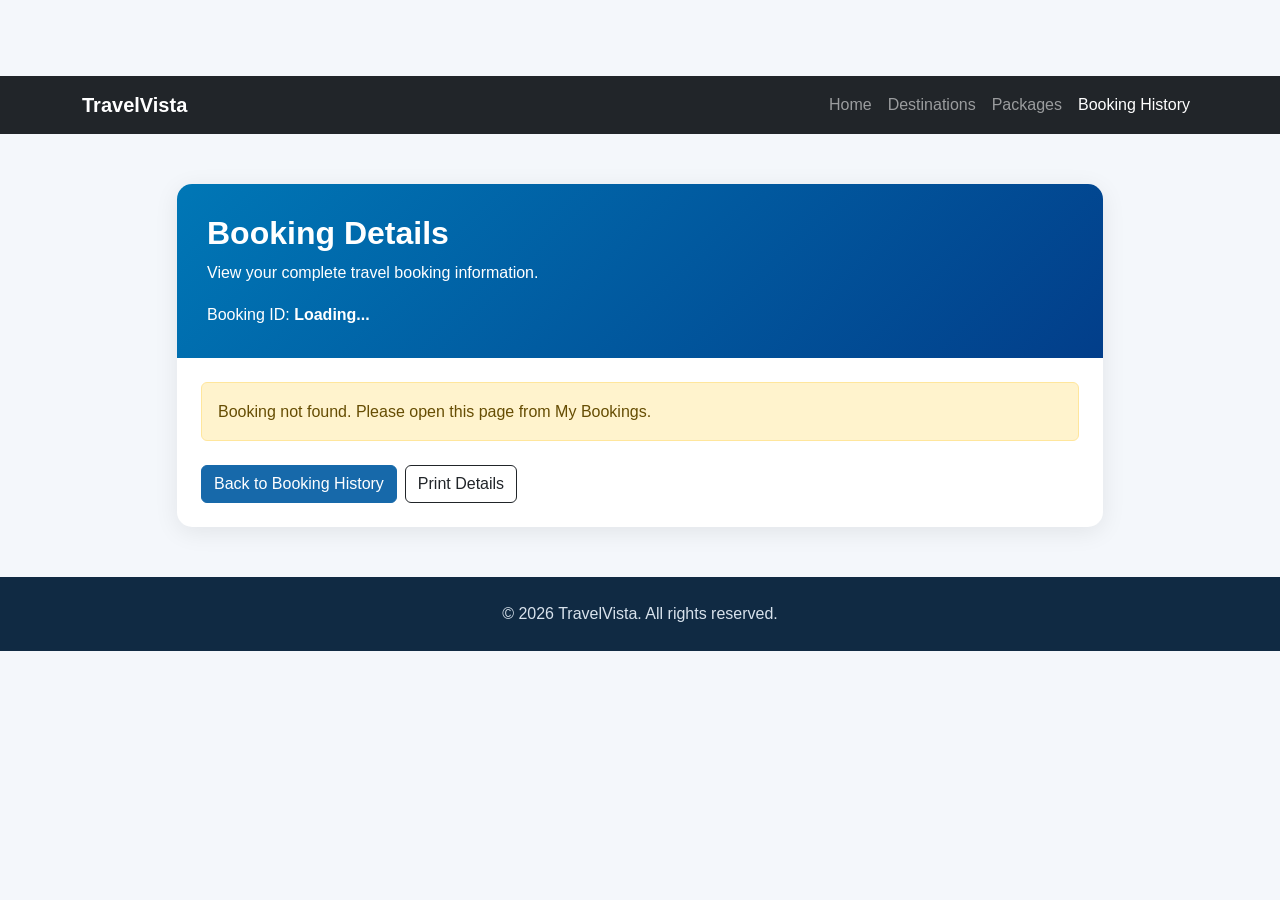
<file: booking-details.html>
<!DOCTYPE html>
<html lang="en">
<head>
    <meta charset="UTF-8">
    <meta name="viewport" content="width=device-width, initial-scale=1.0">

    <title>Booking Details | TravelVista</title>

    <link href="https://cdn.jsdelivr.net/npm/bootstrap@5.3.8/dist/css/bootstrap.min.css"
          rel="stylesheet">

    <link rel="stylesheet" href="css/style.css">

    <style>
        body {
            background: #f4f7fb;
        }

        .details-container {
            max-width: 950px;
            margin: 50px auto;
        }

        .details-header {
            background: linear-gradient(135deg, #0077b6, #023e8a);
            color: white;
            padding: 30px;
            border-radius: 15px 15px 0 0;
        }

        .details-card {
            background: white;
            border-radius: 15px;
            box-shadow: 0 5px 25px rgba(0, 0, 0, 0.08);
        }

        .detail-item {
            padding: 15px;
            border-bottom: 1px solid #eeeeee;
        }

        .detail-label {
            color: #6c757d;
            font-size: 14px;
            display: block;
            margin-bottom: 5px;
        }

        .detail-value {
            color: #212529;
            font-weight: 600;
            overflow-wrap: anywhere;
        }

        .section-title {
            color: #0077b6;
            font-weight: 700;
            margin: 20px 0 10px;
        }

        .refund-box {
            background: #f8f9fa;
            border-radius: 12px;
            padding: 10px;
            margin-top: 10px;
        }

        @media print {

            nav,
            footer,
            .print-buttons {
                display: none !important;
            }

            .details-container {
                margin: 0;
                max-width: 100%;
            }

            .details-card {
                box-shadow: none;
            }
        }
    </style>
</head>

<body>

<!-- ================= NAVBAR ================= -->

<nav class="navbar navbar-expand-lg navbar-dark bg-dark">

    <div class="container">

        <a class="navbar-brand fw-bold" href="index.html">
            TravelVista
        </a>

        <button class="navbar-toggler"
                type="button"
                data-bs-toggle="collapse"
                data-bs-target="#navbarMenu"
                aria-label="Toggle navigation">

            <span class="navbar-toggler-icon"></span>

        </button>

        <div class="collapse navbar-collapse" id="navbarMenu">

            <ul class="navbar-nav ms-auto">

                <li class="nav-item">
                    <a class="nav-link" href="index.html">
                        Home
                    </a>
                </li>

                <li class="nav-item">
                    <a class="nav-link" href="destinations.html">
                        Destinations
                    </a>
                </li>

                <li class="nav-item">
                    <a class="nav-link" href="packages.html">
                        Packages
                    </a>
                </li>

                <li class="nav-item">
                    <a class="nav-link active"
                       href="booking-history.html">
                        Booking History
                    </a>
                </li>

            </ul>

        </div>

    </div>

</nav>


<!-- ================= MAIN ================= -->

<div class="container details-container">

    <div class="details-card">

        <!-- HEADER -->

        <div class="details-header">

            <h2 class="fw-bold">
                Booking Details
            </h2>

            <p class="mb-0">
                View your complete travel booking information.
            </p>

            <div class="mt-3">

                Booking ID:

                <strong id="detailId">
                    Loading...
                </strong>

            </div>

        </div>


        <div class="p-4">

            <!-- MESSAGE -->

            <div id="message"
                 class="alert alert-info">

                Loading booking details...

            </div>


            <!-- BOOKING CONTENT -->

            <div id="bookingContent"
                 style="display: none;">


                <!-- ================= CUSTOMER ================= -->

                <h5 class="section-title">
                    Customer Information
                </h5>

                <div class="row">

                    <div class="col-md-6 detail-item">

                        <span class="detail-label">
                            Full Name
                        </span>

                        <div class="detail-value"
                             id="detailName">
                        </div>

                    </div>


                    <div class="col-md-6 detail-item">

                        <span class="detail-label">
                            Email
                        </span>

                        <div class="detail-value"
                             id="detailEmail">
                        </div>

                    </div>


                    <div class="col-md-6 detail-item">

                        <span class="detail-label">
                            Mobile
                        </span>

                        <div class="detail-value"
                             id="detailMobile">
                        </div>

                    </div>


                    <div class="col-md-6 detail-item">

                        <span class="detail-label">
                            Number of Travellers
                        </span>

                        <div class="detail-value"
                             id="detailPersons">
                        </div>

                    </div>

                </div>


                <!-- ================= TRAVEL ================= -->

                <h5 class="section-title">
                    Travel Information
                </h5>

                <div class="row">

                    <div class="col-md-6 detail-item">

                        <span class="detail-label">
                            Destination
                        </span>

                        <div class="detail-value"
                             id="detailDestination">
                        </div>

                    </div>


                    <div class="col-md-6 detail-item">

                        <span class="detail-label">
                            Place
                        </span>

                        <div class="detail-value"
                             id="detailPlace">
                        </div>

                    </div>


                    <div class="col-md-6 detail-item">

                        <span class="detail-label">
                            Package
                        </span>

                        <div class="detail-value"
                             id="detailPackage">
                        </div>

                    </div>


                    <div class="col-md-6 detail-item">

                        <span class="detail-label">
                            Travel Date
                        </span>

                        <div class="detail-value"
                             id="detailDate">
                        </div>

                    </div>


                    <div class="col-md-6 detail-item">

                        <span class="detail-label">
                            Transport
                        </span>

                        <div class="detail-value"
                             id="detailTransport">
                        </div>

                    </div>


                    <div class="col-md-6 detail-item">

                        <span class="detail-label">
                            Special Request
                        </span>

                        <div class="detail-value"
                             id="detailRequest">
                        </div>

                    </div>

                </div>


                <!-- ================= PAYMENT ================= -->

                <h5 class="section-title">
                    Payment Information
                </h5>

                <div class="row">

                    <div class="col-md-6 detail-item">

                        <span class="detail-label">
                            Price Per Person
                        </span>

                        <div class="detail-value"
                             id="detailPrice">
                        </div>

                    </div>


                    <div class="col-md-6 detail-item">

                        <span class="detail-label">
                            Total Amount
                        </span>

                        <div class="detail-value text-success"
                             id="detailTotal">
                        </div>

                    </div>


                    <div class="col-md-6 detail-item">

                        <span class="detail-label">
                            Payment Method
                        </span>

                        <div class="detail-value"
                             id="detailMethod">
                        </div>

                    </div>


                    <div class="col-md-6 detail-item">

                        <span class="detail-label">
                            Payment Status
                        </span>

                        <div class="detail-value"
                             id="detailPaymentStatus">
                        </div>

                    </div>


                    <div class="col-md-6 detail-item">

                        <span class="detail-label">
                            Booking Status
                        </span>

                        <div class="detail-value"
                             id="detailBookingStatus">
                        </div>

                    </div>


                    <div class="col-md-6 detail-item">

                        <span class="detail-label">
                            Booked On
                        </span>

                        <div class="detail-value"
                             id="detailBookedAt">
                        </div>

                    </div>

                </div>


                <!-- ================= CANCELLATION & REFUND ================= -->

                <h5 class="section-title">
                    Cancellation & Refund Information
                </h5>

                <div class="refund-box">

                    <div class="row">


                        <!-- Cancellation Charge -->

                        <div class="col-md-6 detail-item">

                            <span class="detail-label">
                                Cancellation Charge
                            </span>

                            <div class="detail-value text-danger"
                                 id="detailCancellationCharge">

                                -

                            </div>

                        </div>


                        <!-- Refund Amount -->

                        <div class="col-md-6 detail-item">

                            <span class="detail-label">
                                Refund Amount
                            </span>

                            <div class="detail-value text-success"
                                 id="detailRefundAmount">

                                -

                            </div>

                        </div>


                        <!-- Refund Status -->

                        <div class="col-md-6 detail-item">

                            <span class="detail-label">
                                Refund Status
                            </span>

                            <div class="detail-value"
                                 id="detailRefundStatus">

                                -

                            </div>

                        </div>


                        <!-- Cancelled On -->

                        <div class="col-md-6 detail-item">

                            <span class="detail-label">
                                Cancelled On
                            </span>

                            <div class="detail-value"
                                 id="detailCancelledAt">

                                -

                            </div>

                        </div>

                    </div>

                </div>

            </div>


            <!-- ================= BUTTONS ================= -->

            <div class="d-flex flex-wrap gap-2 mt-4 print-buttons">

                <a href="booking-history.html"
                   class="btn btn-primary">

                    Back to Booking History

                </a>


                <button onclick="window.print()"
                        class="btn btn-outline-dark">

                    Print Details

                </button>

            </div>

        </div>

    </div>

</div>


<!-- ================= FOOTER ================= -->

<footer class="text-center py-4 text-muted">

    <p class="mb-0">
        &copy; 2026 TravelVista. All rights reserved.
    </p>

</footer>


<!-- ================= SCRIPTS ================= -->

<script src="https://cdn.jsdelivr.net/npm/bootstrap@5.3.8/dist/js/bootstrap.bundle.min.js">
</script>

<script src="js/booking-details.js">
</script>

</body>
</html>
</file>
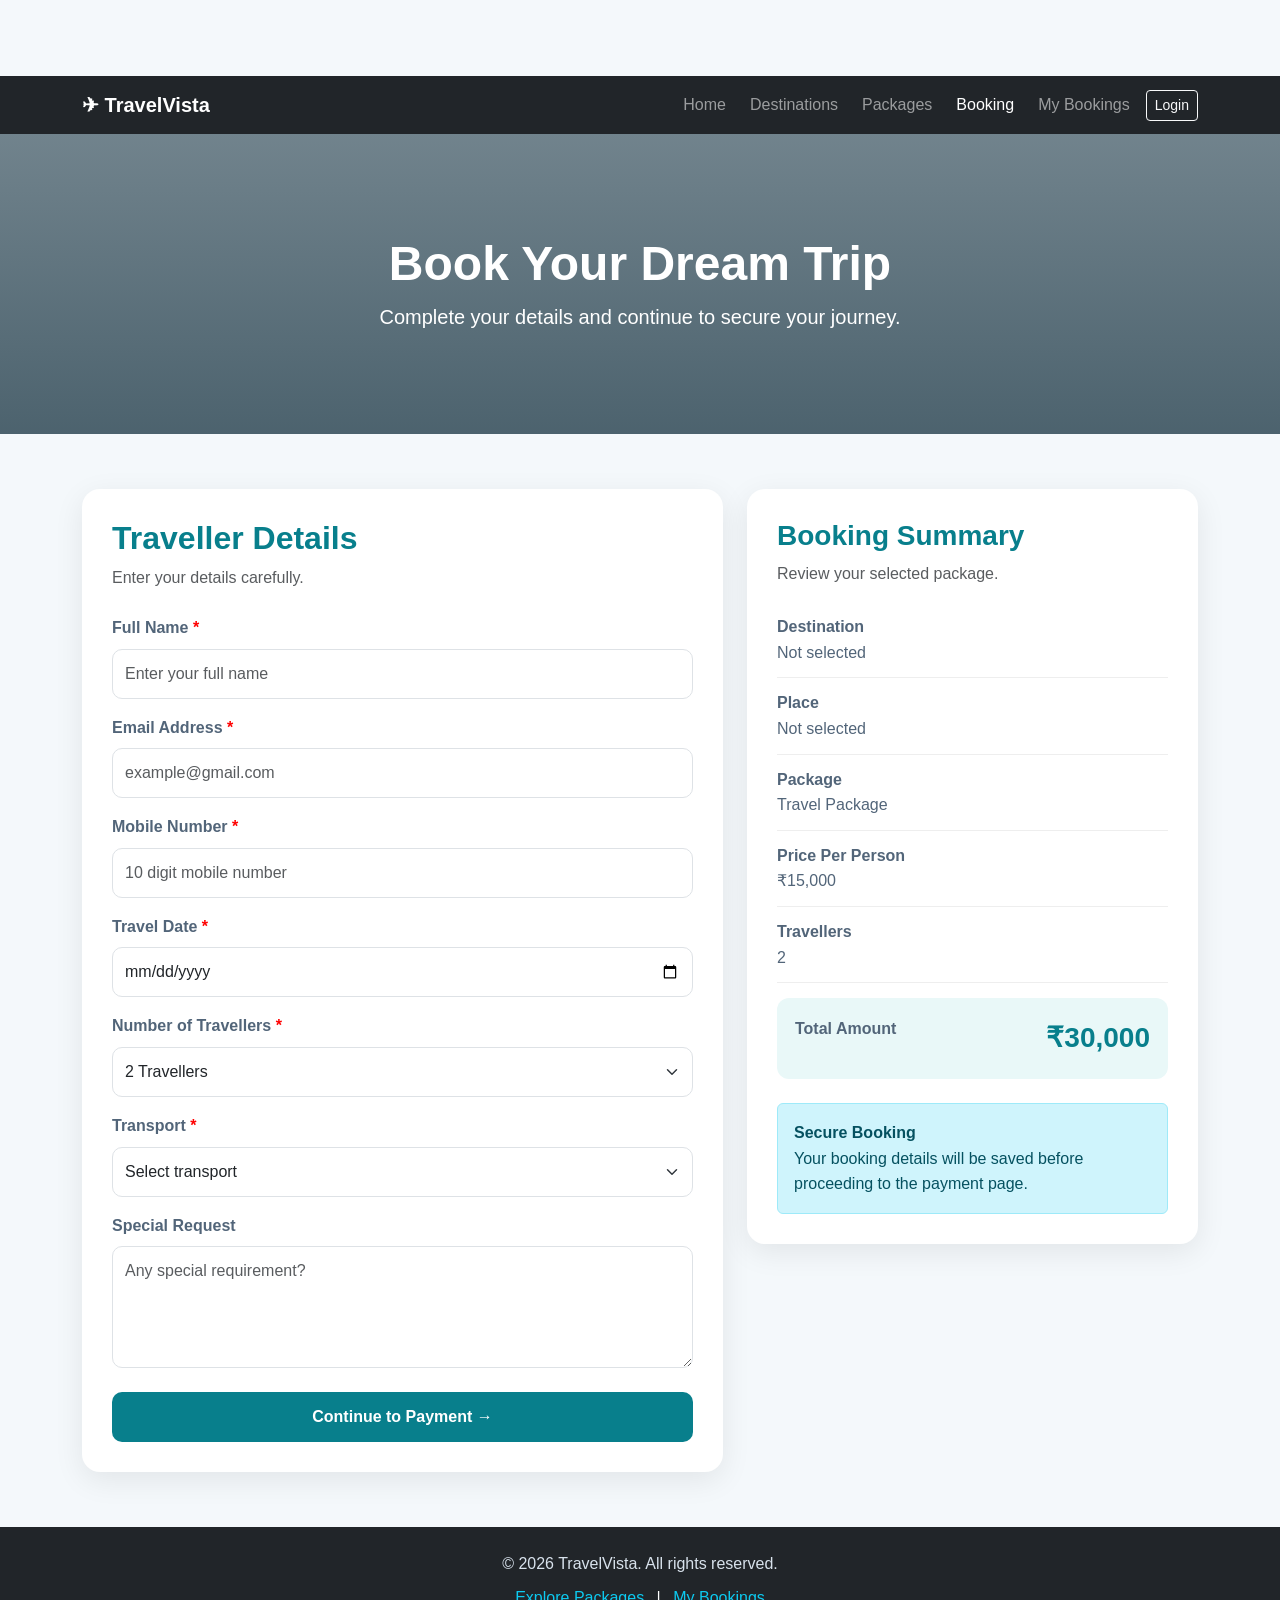
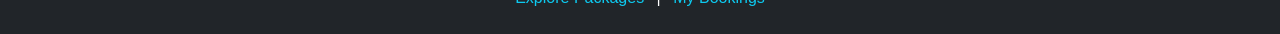
<file: booking.html>
<!DOCTYPE html>
<html lang="en">

<head>
    <meta charset="UTF-8">
    <meta name="viewport" content="width=device-width, initial-scale=1.0">

    <title>Book Your Trip | TravelVista</title>

    <link href="https://cdn.jsdelivr.net/npm/bootstrap@5.3.8/dist/css/bootstrap.min.css"
          rel="stylesheet">

    <link rel="stylesheet" href="css/style.css">

    <style>
        body {
            background: #f4f8fb;
            font-family: Arial, sans-serif;
        }

        .booking-hero {
            min-height: 300px;
            display: flex;
            align-items: center;
            justify-content: center;
            text-align: center;
            color: white;

            background:
                linear-gradient(
                    rgba(5, 35, 50, 0.55),
                    rgba(5, 35, 50, 0.70)
                ),
                url("https://images.unsplash.com/photo-1500530855697-b586d89ba3ee?auto=format&fit=crop&w=1800&q=85")
                center/cover;
        }

        .booking-hero h1 {
            font-size: 3rem;
            font-weight: 800;
        }

        .booking-section {
            padding: 55px 0;
        }

        .booking-card,
        .summary-card {
            background: white;
            border-radius: 18px;
            padding: 30px;
            box-shadow: 0 8px 30px rgba(0, 0, 0, 0.08);
        }

        .section-title {
            color: #087f8c;
            font-weight: 800;
        }

        .form-control,
        .form-select {
            padding: 12px;
            border-radius: 10px;
        }

        .continue-btn {
            background: #087f8c;
            color: white;
            border: none;
            padding: 13px;
            border-radius: 10px;
            font-weight: 700;
        }

        .continue-btn:hover {
            background: #05616b;
            color: white;
        }

        .summary-item {
            border-bottom: 1px solid #eeeeee;
            padding: 12px 0;
        }

        .summary-item:last-child {
            border-bottom: none;
        }

        .total-box {
            background: #e9f8f8;
            padding: 18px;
            border-radius: 12px;
            margin-top: 15px;
        }

        .total-price {
            color: #087f8c;
            font-size: 28px;
            font-weight: 800;
        }

        .required-star {
            color: red;
        }
    </style>
</head>

<body>

<!-- NAVBAR -->
<nav class="navbar navbar-expand-lg navbar-dark bg-dark sticky-top">

    <div class="container">

        <a class="navbar-brand fw-bold" href="index.html">
            ✈ TravelVista
        </a>

        <button class="navbar-toggler"
                type="button"
                data-bs-toggle="collapse"
                data-bs-target="#mainNavbar">

            <span class="navbar-toggler-icon"></span>

        </button>

        <div class="collapse navbar-collapse" id="mainNavbar">

            <ul class="navbar-nav ms-auto align-items-lg-center gap-lg-2">

                <li class="nav-item">
                    <a class="nav-link" href="index.html">
                        Home
                    </a>
                </li>

                <li class="nav-item">
                    <a class="nav-link" href="destinations.html">
                        Destinations
                    </a>
                </li>

                <li class="nav-item">
                    <a class="nav-link" href="packages.html">
                        Packages
                    </a>
                </li>

                <li class="nav-item">
                    <a class="nav-link active" href="booking.html">
                        Booking
                    </a>
                </li>

                <li class="nav-item">
                    <a class="nav-link" href="booking-history.html">
                        My Bookings
                    </a>
                </li>

                <li class="nav-item">
                    <a class="btn btn-outline-light btn-sm"
                       href="login.html">
                        Login
                    </a>
                </li>

            </ul>

        </div>

    </div>

</nav>


<!-- HERO -->

<section class="booking-hero">

    <div class="container">

        <h1>Book Your Dream Trip</h1>

        <p class="lead mb-0">
            Complete your details and continue to secure your journey.
        </p>

    </div>

</section>


<!-- BOOKING SECTION -->

<section class="booking-section">

    <div class="container">

        <div class="row g-4">

            <!-- BOOKING FORM -->

            <div class="col-lg-7">

                <div class="booking-card">

                    <h2 class="section-title mb-2">
                        Traveller Details
                    </h2>

                    <p class="text-muted mb-4">
                        Enter your details carefully.
                    </p>


                    <div id="bookingMessage"
                         class="alert d-none">
                    </div>


                    <form id="bookingForm">

                        <!-- NAME -->

                        <div class="mb-3">

                            <label for="customerName"
                                   class="form-label fw-semibold">

                                Full Name
                                <span class="required-star">*</span>

                            </label>

                            <input type="text"
                                   id="customerName"
                                   class="form-control"
                                   placeholder="Enter your full name"
                                   minlength="3"
                                   required>

                        </div>


                        <!-- EMAIL -->

                        <div class="mb-3">

                            <label for="customerEmail"
                                   class="form-label fw-semibold">

                                Email Address
                                <span class="required-star">*</span>

                            </label>

                            <input type="email"
                                   id="customerEmail"
                                   class="form-control"
                                   placeholder="example@gmail.com"
                                   required>

                        </div>


                        <!-- MOBILE -->

                        <div class="mb-3">

                            <label for="customerMobile"
                                   class="form-label fw-semibold">

                                Mobile Number
                                <span class="required-star">*</span>

                            </label>

                            <input type="tel"
                                   id="customerMobile"
                                   class="form-control"
                                   placeholder="10 digit mobile number"
                                   maxlength="10"
                                   pattern="[6-9][0-9]{9}"
                                   required>

                        </div>


                        <!-- TRAVEL DATE -->

                        <div class="mb-3">

                            <label for="travelDate"
                                   class="form-label fw-semibold">

                                Travel Date
                                <span class="required-star">*</span>

                            </label>

                            <input type="date"
                                   id="travelDate"
                                   class="form-control"
                                   required>

                        </div>


                        <!-- PERSONS -->

                        <div class="mb-3">

                            <label for="persons"
                                   class="form-label fw-semibold">

                                Number of Travellers
                                <span class="required-star">*</span>

                            </label>

                            <select id="persons"
                                    class="form-select"
                                    required>

                                <option value="1">
                                    1 Traveller
                                </option>

                                <option value="2" selected>
                                    2 Travellers
                                </option>

                                <option value="3">
                                    3 Travellers
                                </option>

                                <option value="4">
                                    4 Travellers
                                </option>

                                <option value="5">
                                    5 Travellers
                                </option>

                                <option value="6">
                                    6 Travellers
                                </option>

                                <option value="7">
                                    7 Travellers
                                </option>

                                <option value="8">
                                    8 Travellers
                                </option>

                                <option value="9">
                                    9 Travellers
                                </option>

                                <option value="10">
                                    10 Travellers
                                </option>

                            </select>

                        </div>


                        <!-- TRANSPORT -->

                        <div class="mb-3">

                            <label for="transport"
                                   class="form-label fw-semibold">

                                Transport
                                <span class="required-star">*</span>

                            </label>

                            <select id="transport"
                                    class="form-select"
                                    required>

                                <option value="">
                                    Select transport
                                </option>

                                <option value="Bus">
                                    🚌 Bus
                                </option>

                                <option value="Train">
                                    🚆 Train
                                </option>

                                <option value="Flight">
                                    ✈ Flight
                                </option>

                            </select>

                        </div>


                        <!-- SPECIAL REQUEST -->

                        <div class="mb-4">

                            <label for="specialRequest"
                                   class="form-label fw-semibold">

                                Special Request

                            </label>

                            <textarea id="specialRequest"
                                      class="form-control"
                                      rows="4"
                                      placeholder="Any special requirement?"></textarea>

                        </div>


                        <!-- BUTTON -->

                        <button type="submit"
                                class="btn continue-btn w-100">

                            Continue to Payment →
                            
                        </button>

                    </form>

                </div>

            </div>


            <!-- BOOKING SUMMARY -->

            <div class="col-lg-5">

                <div class="summary-card">

                    <h3 class="section-title">
                        Booking Summary
                    </h3>

                    <p class="text-muted">
                        Review your selected package.
                    </p>


                    <div class="summary-item">

                        <strong>
                            Destination
                        </strong>

                        <div id="summaryDestination">
                            -
                        </div>

                    </div>


                    <div class="summary-item">

                        <strong>
                            Place
                        </strong>

                        <div id="summaryPlace">
                            -
                        </div>

                    </div>


                    <div class="summary-item">

                        <strong>
                            Package
                        </strong>

                        <div id="summaryPackage">
                            -
                        </div>

                    </div>


                    <div class="summary-item">

                        <strong>
                            Price Per Person
                        </strong>

                        <div id="pricePerPerson">
                            ₹0
                        </div>

                    </div>


                    <div class="summary-item">

                        <strong>
                            Travellers
                        </strong>

                        <div id="summaryPersons">
                            2
                        </div>

                    </div>


                    <div class="total-box">

                        <div class="d-flex justify-content-between">

                            <strong>
                                Total Amount
                            </strong>

                            <span id="totalPrice"
                                  class="total-price">

                                ₹0

                            </span>

                        </div>

                    </div>


                    <div class="alert alert-info mt-4 mb-0">

                        <strong>Secure Booking</strong>

                        <br>

                        Your booking details will be saved before
                        proceeding to the payment page.

                    </div>

                </div>

            </div>

        </div>

    </div>

</section>


<!-- FOOTER -->

<footer class="bg-dark text-white text-center py-4">

    <div class="container">

        <p class="mb-2">
            © 2026 TravelVista. All rights reserved.
        </p>

        <a href="packages.html"
           class="text-info text-decoration-none">

            Explore Packages

        </a>

        <span class="mx-2">|</span>

        <a href="booking-history.html"
           class="text-info text-decoration-none">

            My Bookings

        </a>

    </div>

</footer>


<script src="https://cdn.jsdelivr.net/npm/bootstrap@5.3.8/dist/js/bootstrap.bundle.min.js">
</script>

<script src="js/booking.js"></script>

</body>

</html>
</file>
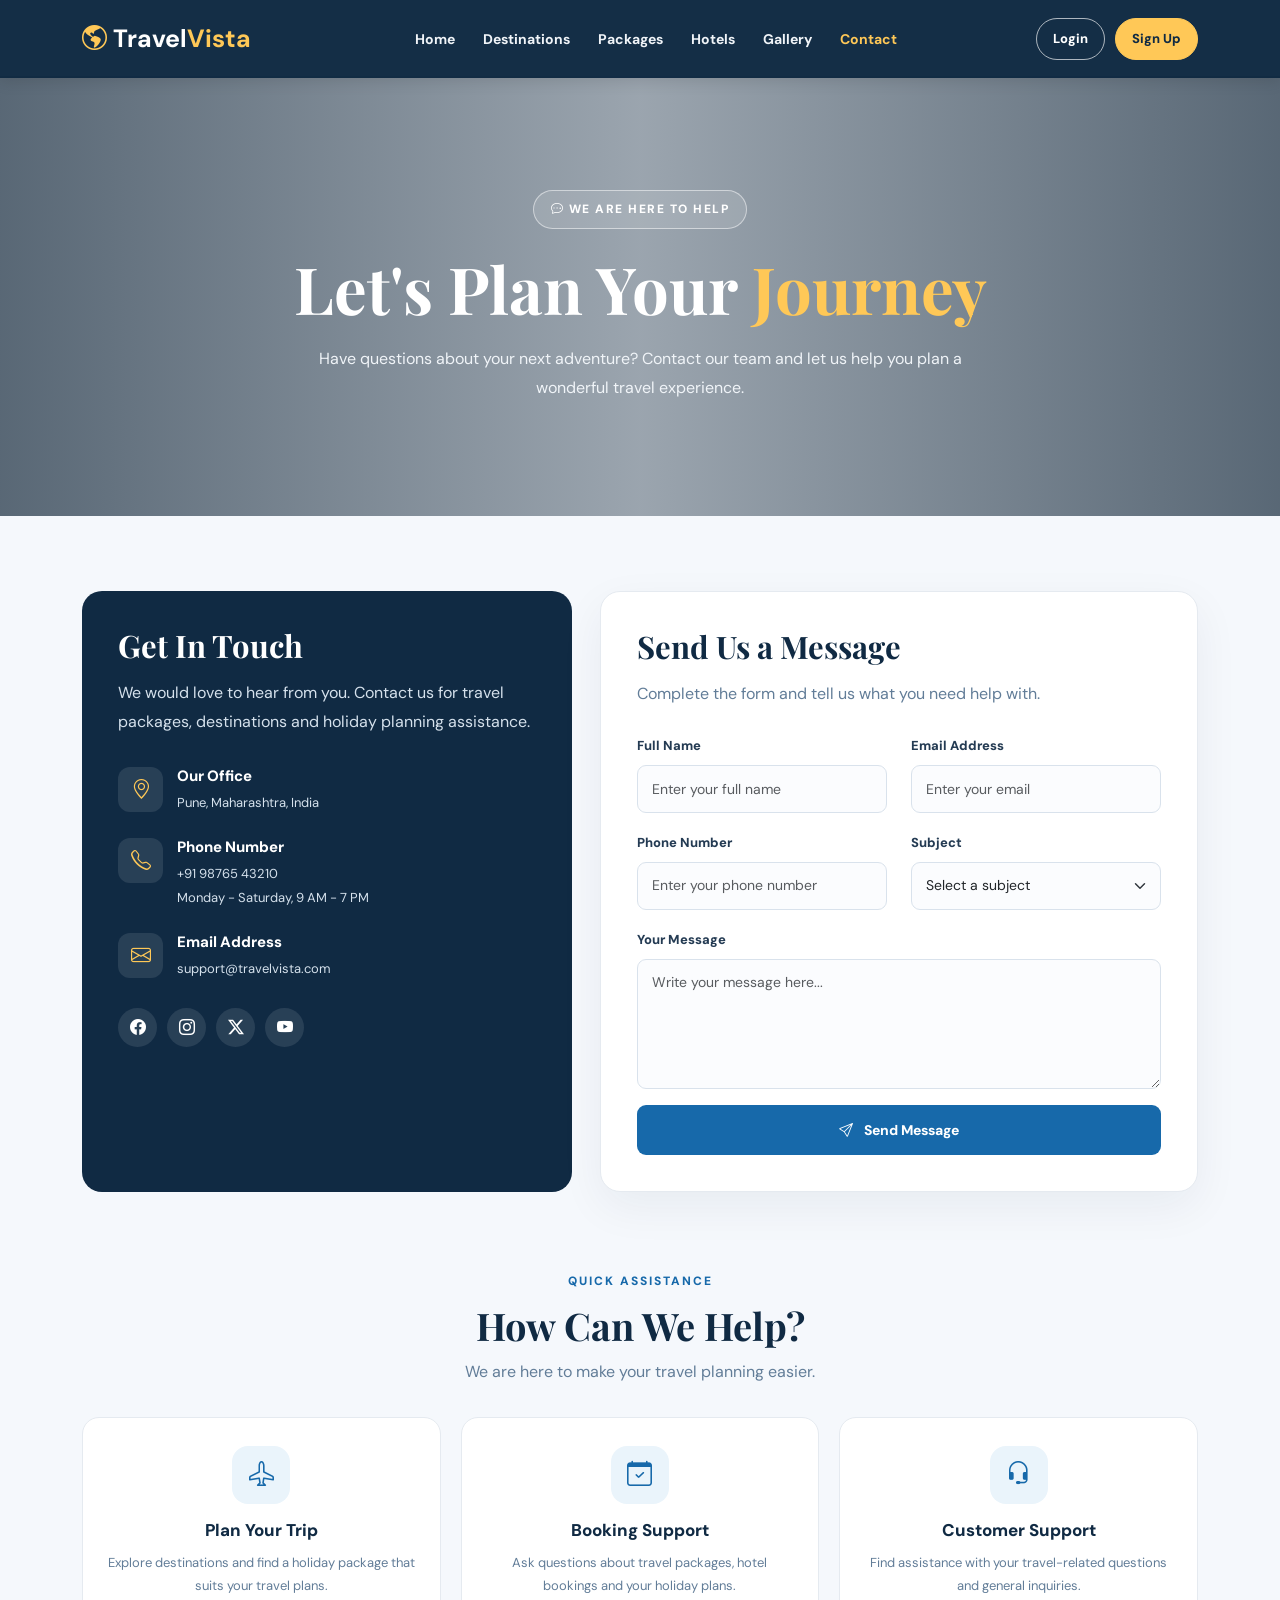
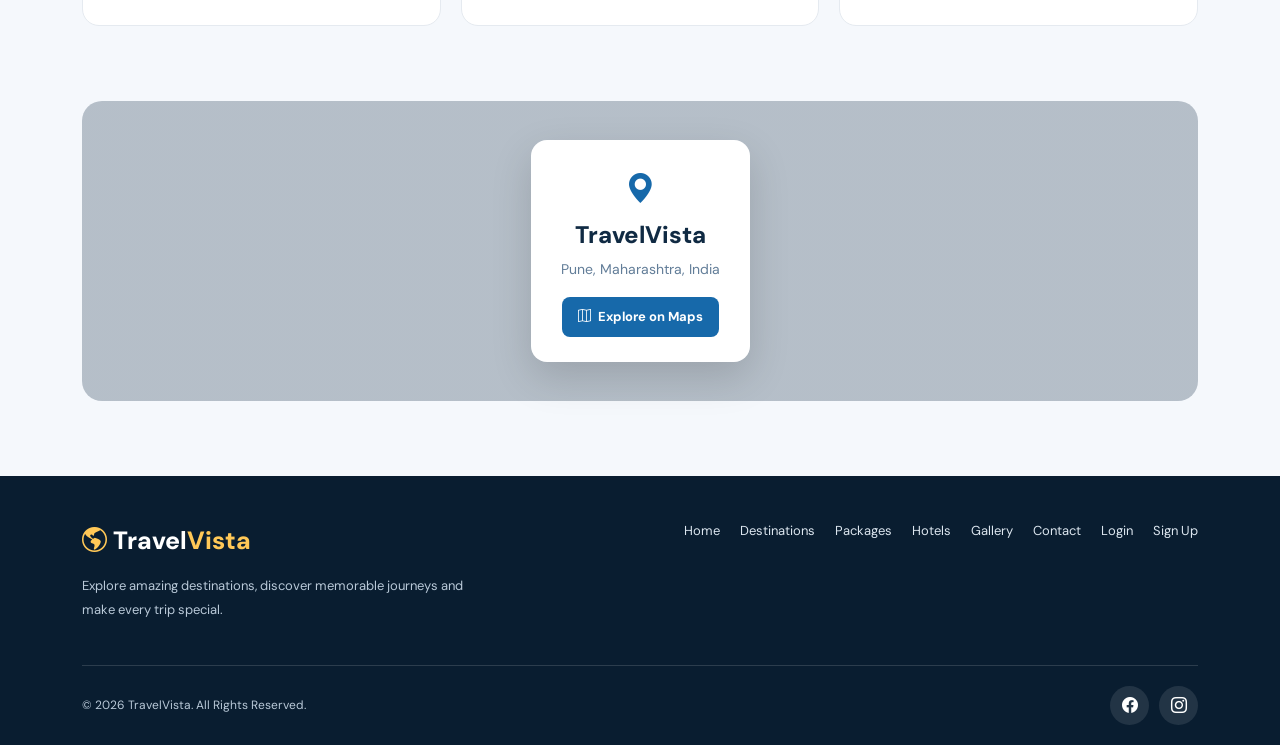
<file: contact.html>
<!DOCTYPE html>
<html lang="en">
<head>
    <meta charset="UTF-8">
    <meta name="viewport" content="width=device-width, initial-scale=1.0">

    <title>Contact Us | TravelVista</title>

    <link rel="preconnect" href="https://fonts.googleapis.com">
    <link rel="preconnect" href="https://fonts.gstatic.com" crossorigin>
    <link href="https://fonts.googleapis.com/css2?family=DM+Sans:wght@400;500;600;700;800&family=Playfair+Display:wght@600;700&display=swap" rel="stylesheet">

    <link href="https://cdn.jsdelivr.net/npm/bootstrap@5.3.8/dist/css/bootstrap.min.css" rel="stylesheet">
    <link href="https://cdn.jsdelivr.net/npm/bootstrap-icons@1.11.3/font/bootstrap-icons.min.css" rel="stylesheet">
    <link rel="stylesheet" href="css/style.css">

    <style>
        :root {
            --primary: #1769aa;
            --dark: #102a43;
            --accent: #ffc857;
            --muted: #627d98;
            --light: #f5f8fc;
        }

        * {
            box-sizing: border-box;
        }

        body {
            margin: 0;
            font-family: "DM Sans", sans-serif;
            color: var(--dark);
            background: var(--light);
        }

        a {
            text-decoration: none;
        }

        /* NAVBAR */

        .travel-navbar {
            position: relative;
            z-index: 1000;
            background: var(--dark);
            padding: 14px 0;
        }

        .brand-logo {
            color: #fff !important;
            font-size: 25px;
            font-weight: 800;
            white-space: nowrap;
        }

        .brand-logo i,
        .brand-logo span {
            color: var(--accent);
        }

        .travel-navbar .nav-link {
            color: #f0f4f8;
            font-size: 14px;
            font-weight: 700;
            padding: 10px 10px !important;
            transition: .25s;
        }

        .travel-navbar .nav-link:hover,
        .travel-navbar .nav-link.active {
            color: var(--accent);
        }

        .travel-navbar .navbar-toggler {
            border-color: rgba(255,255,255,.55);
        }

        .travel-navbar .navbar-toggler:focus {
            box-shadow: 0 0 0 3px rgba(255,200,87,.2);
        }

        .navbar-actions {
            display: flex;
            align-items: center;
            gap: 10px;
        }

        .login-link,
        .signup-btn {
            display: inline-flex;
            align-items: center;
            justify-content: center;
            gap: 7px;
            padding: 10px 16px;
            border-radius: 30px;
            font-size: 13px;
            font-weight: 800;
            white-space: nowrap;
            transition: .25s;
        }

        .login-link {
            color: #fff;
            border: 1px solid rgba(255,255,255,.65);
        }

        .login-link:hover {
            background: #fff;
            color: var(--dark);
        }

        .signup-btn {
            background: var(--accent);
            color: var(--dark);
            border: 1px solid var(--accent);
        }

        .signup-btn:hover {
            background: #ffb91f;
            color: var(--dark);
            transform: translateY(-2px);
        }

        /* HERO - NEW BACKGROUND IMAGE */

        .contact-hero {
            min-height: 440px;
            display: flex;
            align-items: center;
            justify-content: center;
            text-align: center;
            position: relative;
            background:
                linear-gradient(
                    90deg,
                    rgba(8, 29, 48, .66),
                    rgba(8, 29, 48, .38),
                    rgba(8, 29, 48, .66)
                ),
                url("https://images.unsplash.com/photo-1501785888041-af3ef285b470?auto=format&fit=crop&w=2200&q=85")
                center 52% / cover no-repeat;
        }

        .hero-content {
            padding: 70px 20px;
            max-width: 850px;
            color: #fff;
        }

        .hero-label {
            display: inline-block;
            padding: 9px 17px;
            margin-bottom: 20px;
            border: 1px solid rgba(255,255,255,.5);
            border-radius: 40px;
            background: rgba(255,255,255,.12);
            font-size: 12px;
            font-weight: 800;
            letter-spacing: 1.5px;
        }

        .hero-content h1 {
            font-family: "Playfair Display", serif;
            font-size: clamp(36px, 6vw, 65px);
            font-weight: 700;
            margin-bottom: 18px;
        }

        .hero-content h1 span {
            color: var(--accent);
        }

        .hero-content p {
            max-width: 650px;
            margin: auto;
            color: #f0f4f8;
            font-size: 16px;
            line-height: 1.8;
        }

        /* SECTION HEADINGS */

        .section-heading {
            margin-bottom: 30px;
        }

        .section-heading small {
            color: var(--primary);
            text-transform: uppercase;
            letter-spacing: 2px;
            font-weight: 800;
            font-size: 12px;
        }

        .section-heading h2 {
            font-family: "Playfair Display", serif;
            font-size: clamp(28px, 4vw, 38px);
            font-weight: 700;
            margin: 10px 0;
        }

        .section-heading p {
            color: var(--muted);
            line-height: 1.8;
        }

        /* CONTACT DETAILS AND FORM */

        .contact-section {
            padding: 75px 0;
        }

        .contact-grid {
            display: grid;
            grid-template-columns: .9fr 1.1fr;
            gap: 28px;
            align-items: stretch;
        }

        .contact-info {
            padding: 36px;
            background: var(--dark);
            color: #fff;
            border-radius: 20px;
            overflow-wrap: anywhere;
        }

        .contact-info h2,
        .contact-form-box h2 {
            font-family: "Playfair Display", serif;
            font-size: 31px;
            font-weight: 700;
            margin-bottom: 15px;
        }

        .contact-info > p {
            color: #d5e1ec;
            line-height: 1.8;
            margin-bottom: 30px;
        }

        .info-item {
            display: flex;
            align-items: flex-start;
            gap: 14px;
            margin-bottom: 24px;
        }

        .info-icon {
            width: 45px;
            height: 45px;
            flex-shrink: 0;
            display: flex;
            align-items: center;
            justify-content: center;
            color: var(--accent);
            background: rgba(255,255,255,.1);
            border-radius: 12px;
            font-size: 20px;
        }

        .info-item h5 {
            font-size: 15px;
            font-weight: 800;
            margin: 0 0 6px;
        }

        .info-item p {
            color: #d5e1ec;
            font-size: 13px;
            line-height: 1.8;
            margin: 0;
        }

        .info-item a {
            color: #d5e1ec;
        }

        .info-item a:hover {
            color: var(--accent);
        }

        .social-links {
            display: flex;
            gap: 10px;
            margin-top: 28px;
        }

        .social-links a {
            display: flex;
            align-items: center;
            justify-content: center;
            width: 39px;
            height: 39px;
            color: #fff;
            background: rgba(255,255,255,.1);
            border-radius: 50%;
            transition: .25s;
        }

        .social-links a:hover {
            background: var(--accent);
            color: var(--dark);
        }

        .contact-form-box {
            padding: 36px;
            background: #fff;
            border: 1px solid #e5eaf0;
            border-radius: 20px;
            box-shadow: 0 15px 45px rgba(16,42,67,.06);
        }

        .contact-form-box > p {
            color: var(--muted);
            line-height: 1.7;
            margin-bottom: 25px;
        }

        .form-label {
            color: #243b53;
            font-size: 13px;
            font-weight: 800;
            margin-bottom: 8px;
        }

        .form-control,
        .form-select {
            min-height: 48px;
            padding: 12px 14px;
            border: 1px solid #d9e2ec;
            border-radius: 9px;
            background-color: #fbfcfe;
            font-family: inherit;
            font-size: 14px;
        }

        .form-control:focus,
        .form-select:focus {
            border-color: var(--primary);
            box-shadow: 0 0 0 3px rgba(23,105,170,.1);
        }

        textarea.form-control {
            min-height: 130px;
            resize: vertical;
        }

        .submit-btn {
            width: 100%;
            padding: 14px 20px;
            border: 0;
            border-radius: 9px;
            background: var(--primary);
            color: #fff;
            font-size: 14px;
            font-weight: 800;
            transition: .25s;
        }

        .submit-btn:hover {
            background: var(--dark);
        }

        .success-message {
            display: none;
            padding: 13px;
            margin-bottom: 20px;
            color: #176338;
            background: #e8f7ee;
            border-radius: 9px;
            font-size: 13px;
            line-height: 1.6;
        }

        .success-message.show {
            display: block;
        }

        /* QUICK HELP */

        .help-section {
            padding: 0 0 75px;
        }

        .help-grid {
            display: grid;
            grid-template-columns: repeat(3, minmax(0, 1fr));
            gap: 20px;
        }

        .help-card {
            text-align: center;
            padding: 28px 22px;
            background: #fff;
            border: 1px solid #e5eaf0;
            border-radius: 17px;
            transition: .25s;
        }

        .help-card:hover {
            transform: translateY(-5px);
            box-shadow: 0 12px 35px rgba(16,42,67,.08);
        }

        .help-icon {
            display: flex;
            align-items: center;
            justify-content: center;
            width: 58px;
            height: 58px;
            margin: 0 auto 16px;
            border-radius: 16px;
            background: #eaf4fb;
            color: var(--primary);
            font-size: 25px;
        }

        .help-card h4 {
            font-size: 17px;
            font-weight: 800;
            margin-bottom: 10px;
        }

        .help-card p {
            color: var(--muted);
            font-size: 13px;
            line-height: 1.8;
            margin: 0;
        }

        /* LOCATION */

        .location-section {
            padding-bottom: 75px;
        }

        .location-box {
            min-height: 300px;
            padding: 20px;
            display: flex;
            align-items: center;
            justify-content: center;
            border-radius: 20px;
            background:
                linear-gradient(rgba(16,42,67,.28), rgba(16,42,67,.28)),
                url("https://images.unsplash.com/photo-1470770841072-f978cf4d019e?auto=format&fit=crop&w=1800&q=85")
                center / cover no-repeat;
        }

        .location-card {
            max-width: 100%;
            padding: 25px 30px;
            background: #fff;
            border-radius: 16px;
            text-align: center;
            box-shadow: 0 15px 40px rgba(0,0,0,.15);
        }

        .location-card > i {
            color: var(--primary);
            font-size: 30px;
        }

        .location-card h4 {
            font-weight: 800;
            margin: 8px 0;
        }

        .location-card p {
            color: var(--muted);
            font-size: 14px;
        }

        .map-btn {
            display: inline-block;
            padding: 10px 16px;
            border-radius: 8px;
            background: var(--primary);
            color: #fff;
            font-size: 13px;
            font-weight: 700;
        }

        .map-btn:hover {
            color: #fff;
            background: var(--dark);
        }

        /* FOOTER */

        .site-footer {
            padding: 45px 0 20px;
            background: #091d30;
            color: #dce6ef;
        }

        .footer-top {
            display: flex;
            justify-content: space-between;
            gap: 35px;
            padding-bottom: 28px;
        }

        .footer-about {
            max-width: 400px;
        }

        .footer-about p {
            color: #b9c9d8;
            font-size: 13px;
            line-height: 1.8;
            margin-top: 13px;
        }

        .footer-links {
            display: flex;
            flex-wrap: wrap;
            align-content: flex-start;
            gap: 14px 20px;
        }

        .footer-links a {
            color: #dce6ef;
            font-size: 13px;
        }

        .footer-links a:hover {
            color: var(--accent);
        }

        .footer-bottom {
            display: flex;
            align-items: center;
            justify-content: space-between;
            gap: 15px;
            padding-top: 20px;
            border-top: 1px solid rgba(255,255,255,.14);
        }

        .footer-bottom p {
            color: #b9c9d8;
            font-size: 12px;
            margin: 0;
        }

        /* RESPONSIVE */

        @media (max-width: 1199px) {
            .travel-navbar .nav-link {
                padding-left: 7px !important;
                padding-right: 7px !important;
                font-size: 12px;
            }

            .login-link,
            .signup-btn {
                padding: 9px 12px;
            }
        }

        @media (max-width: 991.98px) {
            .travel-navbar .navbar-collapse {
                padding-top: 16px;
            }

            .travel-navbar .navbar-nav {
                align-items: stretch;
            }

            .travel-navbar .nav-link {
                padding: 11px 5px !important;
                font-size: 14px;
            }

            .navbar-actions {
                padding-top: 15px;
                border-top: 1px solid rgba(255,255,255,.15);
                justify-content: flex-start;
            }

            .contact-grid {
                grid-template-columns: 1fr;
            }

            .help-grid {
                grid-template-columns: repeat(2, minmax(0, 1fr));
            }
        }

        @media (max-width: 575.98px) {
            .brand-logo {
                font-size: 22px;
            }

            .navbar-actions {
                width: 100%;
                gap: 10px;
            }

            .navbar-actions a {
                flex: 1;
            }

            .contact-hero {
                min-height: 350px;
            }

            .hero-content {
                padding: 55px 18px;
            }

            .hero-content p {
                font-size: 14px;
            }

            .contact-section {
                padding: 42px 0;
            }

            .contact-info,
            .contact-form-box {
                padding: 24px 18px;
                border-radius: 16px;
            }

            .contact-info h2,
            .contact-form-box h2 {
                font-size: 27px;
            }

            .help-grid {
                grid-template-columns: 1fr;
            }

            .help-section,
            .location-section {
                padding-bottom: 45px;
            }

            .location-box {
                min-height: 250px;
                padding: 15px;
            }

            .location-card {
                padding: 22px 18px;
            }

            .footer-top {
                flex-direction: column;
                gap: 20px;
            }

            .footer-bottom {
                flex-direction: column;
                align-items: flex-start;
            }
        }
    </style>
</head>

<body>

    <!-- NAVBAR: same shared style for website pages -->

    <nav class="navbar navbar-expand-lg navbar-dark travel-navbar">
        <div class="container">

            <a class="navbar-brand brand-logo" href="index.html">
                <i class="bi bi-globe-americas"></i>
                Travel<span>Vista</span>
            </a>

            <button
                class="navbar-toggler"
                type="button"
                data-bs-toggle="collapse"
                data-bs-target="#mainNavbar"
                aria-controls="mainNavbar"
                aria-expanded="false"
                aria-label="Toggle navigation">

                <span class="navbar-toggler-icon"></span>
            </button>

            <div class="collapse navbar-collapse" id="mainNavbar">

                <ul class="navbar-nav mx-auto mb-3 mb-lg-0">

                    <li class="nav-item">
                        <a class="nav-link" href="index.html">Home</a>
                    </li>

                    <li class="nav-item">
                        <a class="nav-link" href="destinations.html">Destinations</a>
                    </li>

                    <li class="nav-item">
                        <a class="nav-link" href="packages.html">Packages</a>
                    </li>

                    <li class="nav-item">
                        <a class="nav-link" href="hotels.html">Hotels</a>
                    </li>

                    <li class="nav-item">
                        <a class="nav-link" href="gallery.html">Gallery</a>
                    </li>

                    <li class="nav-item">
                        <a class="nav-link active" href="contact.html" aria-current="page">Contact</a>
                    </li>

                </ul>

                <div class="navbar-actions">
                    <a href="login.html" class="login-link">
                       
                        Login
                    </a>

                    <a href="signup.html" class="signup-btn">
                       
                        Sign Up
                    </a>
                </div>

            </div>
        </div>
    </nav>

    <!-- HERO -->

    <header class="contact-hero">
        <div class="hero-content">

            <div class="hero-label">
                <i class="bi bi-chat-dots"></i>
                WE ARE HERE TO HELP
            </div>

            <h1>Let's Plan Your <span>Journey</span></h1>

            <p>
                Have questions about your next adventure?
                Contact our team and let us help you plan
                a wonderful travel experience.
            </p>

        </div>
    </header>

    <!-- CONTACT FORM AND INFORMATION -->

    <section class="contact-section">
        <div class="container">

            <div class="contact-grid">

                <div class="contact-info">

                    <h2>Get In Touch</h2>

                    <p>
                        We would love to hear from you.
                        Contact us for travel packages, destinations
                        and holiday planning assistance.
                    </p>

                    <div class="info-item">
                        <div class="info-icon">
                            <i class="bi bi-geo-alt"></i>
                        </div>
                        <div>
                            <h5>Our Office</h5>
                            <p>Pune, Maharashtra, India</p>
                        </div>
                    </div>

                    <div class="info-item">
                        <div class="info-icon">
                            <i class="bi bi-telephone"></i>
                        </div>
                        <div>
                            <h5>Phone Number</h5>
                            <p>
                                <a href="tel:+919876543210">+91 98765 43210</a><br>
                                Monday - Saturday, 9 AM - 7 PM
                            </p>
                        </div>
                    </div>

                    <div class="info-item">
                        <div class="info-icon">
                            <i class="bi bi-envelope"></i>
                        </div>
                        <div>
                            <h5>Email Address</h5>
                            <p>
                                <a href="mailto:support@travelvista.com">
                                    support@travelvista.com
                                </a>
                            </p>
                        </div>
                    </div>

                    <div class="social-links">
                        <a href="https://www.facebook.com/" target="_blank" rel="noopener noreferrer" aria-label="Facebook">
                            <i class="bi bi-facebook"></i>
                        </a>
                        <a href="https://www.instagram.com/" target="_blank" rel="noopener noreferrer" aria-label="Instagram">
                            <i class="bi bi-instagram"></i>
                        </a>
                        <a href="https://x.com/" target="_blank" rel="noopener noreferrer" aria-label="X">
                            <i class="bi bi-twitter-x"></i>
                        </a>
                        <a href="https://www.youtube.com/" target="_blank" rel="noopener noreferrer" aria-label="YouTube">
                            <i class="bi bi-youtube"></i>
                        </a>
                    </div>

                </div>

                <div class="contact-form-box">

                    <h2>Send Us a Message</h2>

                    <p>
                        Complete the form and tell us what you need help with.
                    </p>

                    <div id="successMessage" class="success-message" role="status" aria-live="polite">
                        <i class="bi bi-check-circle-fill"></i>
                        Form validated successfully. This demo does not send
                        messages to a server or email address.
                    </div>

                    <form id="contactForm">

                        <div class="row">

                            <div class="col-md-6 mb-3">
                                <label for="fullName" class="form-label">Full Name</label>
                                <input
                                    type="text"
                                    class="form-control"
                                    id="fullName"
                                    name="fullName"
                                    placeholder="Enter your full name"
                                    maxlength="100"
                                    autocomplete="name"
                                    required>
                            </div>

                            <div class="col-md-6 mb-3">
                                <label for="email" class="form-label">Email Address</label>
                                <input
                                    type="email"
                                    class="form-control"
                                    id="email"
                                    name="email"
                                    placeholder="Enter your email"
                                    maxlength="150"
                                    autocomplete="email"
                                    required>
                            </div>

                        </div>

                        <div class="row">

                            <div class="col-md-6 mb-3">
                                <label for="phone" class="form-label">Phone Number</label>
                                <input
                                    type="tel"
                                    class="form-control"
                                    id="phone"
                                    name="phone"
                                    placeholder="Enter your phone number"
                                    maxlength="20"
                                    autocomplete="tel"
                                    required>
                            </div>

                            <div class="col-md-6 mb-3">
                                <label for="subject" class="form-label">Subject</label>
                                <select class="form-select" id="subject" name="subject" required>
                                    <option value="">Select a subject</option>
                                    <option value="booking">Booking Inquiry</option>
                                    <option value="package">Travel Package</option>
                                    <option value="hotel">Hotel Booking</option>
                                    <option value="destination">Destination Information</option>
                                    <option value="other">Other</option>
                                </select>
                            </div>

                        </div>

                        <div class="mb-3">
                            <label for="message" class="form-label">Your Message</label>
                            <textarea
                                class="form-control"
                                id="message"
                                name="message"
                                placeholder="Write your message here..."
                                maxlength="2000"
                                required></textarea>
                        </div>

                        <button type="submit" class="submit-btn">
                            <i class="bi bi-send me-2"></i>
                            Send Message
                        </button>

                    </form>

                </div>

            </div>
        </div>
    </section>

    <!-- QUICK HELP -->

    <section class="help-section">
        <div class="container">

            <div class="section-heading text-center">
                <small>QUICK ASSISTANCE</small>
                <h2>How Can We Help?</h2>
                <p>We are here to make your travel planning easier.</p>
            </div>

            <div class="help-grid">

                <div class="help-card">
                    <div class="help-icon">
                        <i class="bi bi-airplane"></i>
                    </div>
                    <h4>Plan Your Trip</h4>
                    <p>
                        Explore destinations and find a holiday
                        package that suits your travel plans.
                    </p>
                </div>

                <div class="help-card">
                    <div class="help-icon">
                        <i class="bi bi-calendar-check"></i>
                    </div>
                    <h4>Booking Support</h4>
                    <p>
                        Ask questions about travel packages,
                        hotel bookings and your holiday plans.
                    </p>
                </div>

                <div class="help-card">
                    <div class="help-icon">
                        <i class="bi bi-headset"></i>
                    </div>
                    <h4>Customer Support</h4>
                    <p>
                        Find assistance with your travel-related
                        questions and general inquiries.
                    </p>
                </div>

            </div>

        </div>
    </section>

    <!-- LOCATION -->

    <section class="location-section">
        <div class="container">

            <div class="location-box">
                <div class="location-card">
                    <i class="bi bi-geo-alt-fill"></i>
                    <h4>TravelVista</h4>
                    <p>Pune, Maharashtra, India</p>

                    <a
                        class="map-btn"
                        href="https://www.google.com/maps/search/?api=1&query=Pune%2C+Maharashtra%2C+India"
                        target="_blank"
                        rel="noopener noreferrer">

                        <i class="bi bi-map me-1"></i>
                        Explore on Maps
                    </a>
                </div>
            </div>

        </div>
    </section>

    <!-- FOOTER -->

    <footer class="site-footer">
        <div class="container">

            <div class="footer-top">

                <div class="footer-about">
                    <a href="index.html" class="brand-logo">
                        <i class="bi bi-globe-americas"></i>
                        Travel<span>Vista</span>
                    </a>

                    <p>
                        Explore amazing destinations, discover
                        memorable journeys and make every trip special.
                    </p>
                </div>

                <div class="footer-links">
                    <a href="index.html">Home</a>
                    <a href="destinations.html">Destinations</a>
                    <a href="packages.html">Packages</a>
                    <a href="hotels.html">Hotels</a>
                    <a href="gallery.html">Gallery</a>
                    <a href="contact.html">Contact</a>
                    <a href="login.html">Login</a>
                    <a href="signup.html">Sign Up</a>
                </div>

            </div>

            <div class="footer-bottom">
                <p>
                    &copy; <span id="currentYear"></span>
                    TravelVista. All Rights Reserved.
                </p>

                <div class="social-links mt-0">
                    <a href="https://www.facebook.com/" target="_blank" rel="noopener noreferrer" aria-label="Facebook">
                        <i class="bi bi-facebook"></i>
                    </a>
                    <a href="https://www.instagram.com/" target="_blank" rel="noopener noreferrer" aria-label="Instagram">
                        <i class="bi bi-instagram"></i>
                    </a>
                </div>
            </div>

        </div>
    </footer>

    <!-- Bootstrap JS for mobile navbar -->

    <script src="https://cdn.jsdelivr.net/npm/bootstrap@5.3.8/dist/js/bootstrap.bundle.min.js"></script>

    <script>
        document.addEventListener("DOMContentLoaded", function () {

            document.getElementById("currentYear").textContent =
                new Date().getFullYear();

            const contactForm = document.getElementById("contactForm");
            const successMessage = document.getElementById("successMessage");

            contactForm.addEventListener("submit", function (event) {
                event.preventDefault();

                if (!contactForm.checkValidity()) {
                    contactForm.reportValidity();
                    return;
                }

                successMessage.classList.add("show");

                successMessage.scrollIntoView({
                    behavior: "smooth",
                    block: "nearest"
                });

                contactForm.reset();
            });

        });
    </script>

</body>
</html>
</file>
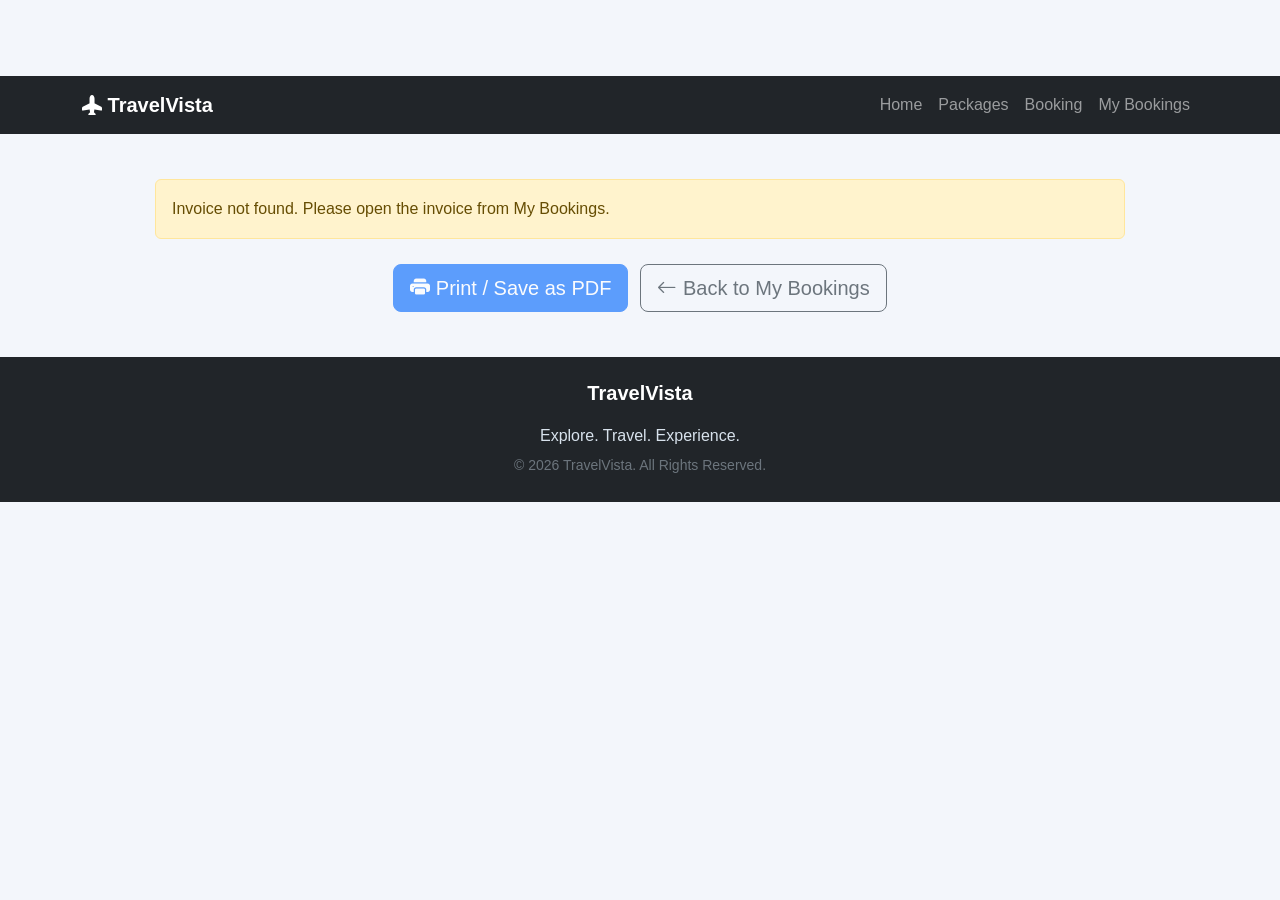
<file: invoice.html>
<!DOCTYPE html>
<html lang="en">

<head>
    <meta charset="UTF-8">
    <meta name="viewport" content="width=device-width, initial-scale=1.0">

    <title>TravelVista | Booking Invoice</title>

    <!-- Bootstrap CSS -->
    <link
        href="https://cdn.jsdelivr.net/npm/bootstrap@5.3.8/dist/css/bootstrap.min.css"
        rel="stylesheet">

    <!-- Bootstrap Icons -->
    <link
        href="https://cdn.jsdelivr.net/npm/bootstrap-icons@1.11.3/font/bootstrap-icons.min.css"
        rel="stylesheet">

    <!-- Project CSS -->
    <link rel="stylesheet" href="css/style.css">
    <link rel="stylesheet" href="css/responsive.css">

    <!-- Invoice Page CSS -->
    <style>
        body {
            background: #f3f6fb;
            color: #263238;
            font-family: Arial, sans-serif;
        }

        .invoice-wrapper {
            max-width: 1000px;
            margin: 45px auto;
            padding: 0 15px;
        }

        .invoice-paper {
            background: #ffffff;
            border-radius: 12px;
            padding: 45px;
            box-shadow: 0 8px 30px rgba(0, 0, 0, 0.08);
        }

        .invoice-header {
            border-bottom: 3px solid #0d6efd;
            padding-bottom: 25px;
            margin-bottom: 30px;
        }

        .brand-icon {
            font-size: 36px;
            color: #0d6efd;
        }

        .brand-name {
            color: #0d6efd;
            font-weight: 800;
            letter-spacing: 0.5px;
        }

        .invoice-label {
            display: inline-block;
            background: #e7f1ff;
            color: #0d6efd;
            font-weight: 700;
            padding: 8px 16px;
            border-radius: 5px;
            letter-spacing: 1px;
        }

        .section-title {
            font-size: 17px;
            font-weight: 700;
            color: #0d6efd;
            margin-bottom: 16px;
            padding-bottom: 8px;
            border-bottom: 1px solid #e5e7eb;
        }

        .detail-label {
            color: #6c757d;
            font-size: 13px;
            margin-bottom: 5px;
        }

        .detail-value {
            font-weight: 600;
            overflow-wrap: anywhere;
        }

        .detail-item {
            margin-bottom: 18px;
        }

        .invoice-table th {
            background: #0d6efd;
            color: #ffffff;
            padding: 14px;
            white-space: nowrap;
        }

        .invoice-table td {
            padding: 14px;
            vertical-align: middle;
        }

        .total-box {
            background: #f1f6ff;
            border-radius: 8px;
            padding: 22px;
        }

        .grand-total {
            font-size: 25px;
            font-weight: 800;
            color: #0d6efd;
        }

        .payment-badge {
            display: inline-block;
            padding: 6px 12px;
            border-radius: 20px;
            background: #e8f5e9;
            color: #198754;
            font-size: 13px;
            font-weight: 700;
        }

        .footer-note {
            border-top: 1px dashed #cbd5e1;
            margin-top: 35px;
            padding-top: 22px;
            color: #6c757d;
            font-size: 13px;
        }

        .action-buttons {
            display: flex;
            justify-content: center;
            gap: 12px;
            flex-wrap: wrap;
            margin: 25px 0 40px;
        }

        #invoiceCancellationSection {
            background: #fff8f0;
            border: 1px solid #ffdfb5;
            border-radius: 8px;
            padding: 20px;
            margin-top: 25px;
        }

        @media (max-width: 576px) {
            .invoice-wrapper {
                margin: 20px auto;
            }

            .invoice-paper {
                padding: 22px 16px;
            }

            .invoice-header {
                text-align: center;
            }

            .invoice-header .text-end {
                text-align: center !important;
                margin-top: 20px;
            }

            .grand-total {
                font-size: 21px;
            }
        }

        /* Print styling */
        @media print {
            body {
                background: #ffffff !important;
            }

            .navbar,
            .action-buttons,
            .no-print,
            footer {
                display: none !important;
            }

            .invoice-wrapper {
                max-width: 100%;
                margin: 0;
                padding: 0;
            }

            .invoice-paper {
                box-shadow: none;
                border-radius: 0;
                padding: 10px;
            }

            .invoice-table th {
                background: #e9ecef !important;
                color: #000000 !important;
                -webkit-print-color-adjust: exact;
                print-color-adjust: exact;
            }

            .brand-name,
            .grand-total,
            .section-title {
                color: #000000 !important;
            }

            #invoiceCancellationSection {
                break-inside: avoid;
            }

            .invoice-header,
            .total-box,
            table {
                break-inside: avoid;
            }
        }
    </style>
</head>

<body>

    <!-- NAVBAR -->
    <nav class="navbar navbar-expand-lg navbar-dark bg-dark no-print">
        <div class="container">

            <a class="navbar-brand fw-bold" href="index.html">
                <i class="bi bi-airplane-fill"></i>
                TravelVista
            </a>

            <button
                class="navbar-toggler"
                type="button"
                data-bs-toggle="collapse"
                data-bs-target="#invoiceNavbar"
                aria-controls="invoiceNavbar"
                aria-expanded="false"
                aria-label="Toggle navigation">

                <span class="navbar-toggler-icon"></span>
            </button>

            <div class="collapse navbar-collapse" id="invoiceNavbar">

                <ul class="navbar-nav ms-auto">

                    <li class="nav-item">
                        <a class="nav-link" href="index.html">Home</a>
                    </li>

                    <li class="nav-item">
                        <a class="nav-link" href="packages.html">Packages</a>
                    </li>

                    <li class="nav-item">
                        <a class="nav-link" href="booking.html">Booking</a>
                    </li>

                    <li class="nav-item">
                        <a class="nav-link" href="booking-history.html">
                            My Bookings
                        </a>
                    </li>

                </ul>
            </div>
        </div>
    </nav>


    <!-- MAIN INVOICE -->
    <main class="invoice-wrapper">

        <!-- MESSAGE -->
        <div id="invoiceMessage"
             class="alert alert-info"
             role="status">
            <i class="bi bi-hourglass-split"></i>
            Loading invoice...
        </div>


        <!-- INVOICE CONTENT -->
        <div id="invoiceContent"
             class="invoice-paper"
             style="display: none;">

            <!-- HEADER -->
            <div class="row invoice-header align-items-center">

                <div class="col-md-7">

                    <div class="d-flex align-items-center gap-3">

                        <i class="bi bi-airplane-engines-fill brand-icon"></i>

                        <div>
                            <h2 class="brand-name mb-1">
                                TravelVista
                            </h2>

                            <p class="text-muted mb-0">
                                Explore. Travel. Experience.
                            </p>
                        </div>

                    </div>

                </div>

                <div class="col-md-5 text-end">

                    <span class="invoice-label">BOOKING INVOICE</span>

                    <p class="mt-3 mb-1">
                        <strong>Invoice No:</strong>
                        <span id="invoiceNumber">-</span>
                    </p>

                    <p class="mb-0">
                        <strong>Invoice Date:</strong>
                        <span id="invoiceDate">-</span>
                    </p>

                </div>
            </div>


            <!-- BOOKING INFORMATION -->
            <div class="row g-4 mb-4">

                <!-- CUSTOMER -->
                <div class="col-md-6">

                    <h5 class="section-title">
                        <i class="bi bi-person-circle"></i>
                        Customer Information
                    </h5>

                    <div class="detail-item">
                        <div class="detail-label">Full Name</div>
                        <div class="detail-value" id="invoiceCustomerName">-</div>
                    </div>

                    <div class="detail-item">
                        <div class="detail-label">Email Address</div>
                        <div class="detail-value" id="invoiceEmail">-</div>
                    </div>

                    <div class="detail-item mb-0">
                        <div class="detail-label">Mobile Number</div>
                        <div class="detail-value" id="invoiceMobile">-</div>
                    </div>

                </div>


                <!-- BOOKING -->
                <div class="col-md-6">

                    <h5 class="section-title">
                        <i class="bi bi-ticket-perforated"></i>
                        Booking Information
                    </h5>

                    <div class="detail-item">
                        <div class="detail-label">Booking ID</div>
                        <div class="detail-value" id="invoiceBookingId">-</div>
                    </div>

                    <div class="detail-item">
                        <div class="detail-label">Booking Status</div>
                        <div class="detail-value" id="invoiceBookingStatus">-</div>
                    </div>

                    <div class="detail-item mb-0">
                        <div class="detail-label">Payment Status</div>
                        <div class="detail-value" id="invoicePaymentStatus">-</div>
                    </div>

                </div>

            </div>


            <!-- TRIP DETAILS -->
            <h5 class="section-title">
                <i class="bi bi-geo-alt-fill"></i>
                Travel Details
            </h5>

            <div class="row g-3 mb-4">

                <div class="col-md-6 detail-item">
                    <div class="detail-label">Destination</div>
                    <div class="detail-value" id="invoiceDestination">-</div>
                </div>

                <div class="col-md-6 detail-item">
                    <div class="detail-label">Place / City</div>
                    <div class="detail-value" id="invoicePlace">-</div>
                </div>

                <div class="col-md-6 detail-item">
                    <div class="detail-label">Package Name</div>
                    <div class="detail-value" id="invoicePackage">-</div>
                </div>

                <div class="col-md-6 detail-item">
                    <div class="detail-label">Travel Date</div>
                    <div class="detail-value" id="invoiceTravelDate">-</div>
                </div>

                <div class="col-md-6 detail-item">
                    <div class="detail-label">Number of Travellers</div>
                    <div class="detail-value" id="invoicePersons">-</div>
                </div>

                <div class="col-md-6 detail-item">
                    <div class="detail-label">Transport</div>
                    <div class="detail-value" id="invoiceTransport">-</div>
                </div>

            </div>


            <!-- PRICE TABLE -->
            <h5 class="section-title">
                <i class="bi bi-receipt"></i>
                Price Summary
            </h5>

            <div class="table-responsive mb-4">

                <table class="table table-bordered invoice-table">

                    <thead>
                        <tr>
                            <th>Description</th>
                            <th class="text-center">Travellers</th>
                            <th class="text-end">Price / Person</th>
                            <th class="text-end">Total</th>
                        </tr>
                    </thead>

                    <tbody>
                        <tr>
                            <td>
                                <strong id="invoicePackageDescription">
                                    Travel Package
                                </strong>
                                <div class="small text-muted">
                                    <span id="invoiceDestinationDescription">-</span>
                                </div>
                            </td>

                            <td class="text-center">
                                <span id="invoicePersonsCount">-</span>
                            </td>

                            <td class="text-end">
                                <span id="invoicePricePerPerson">-</span>
                            </td>

                            <td class="text-end fw-bold">
                                <span id="invoiceTotal">-</span>
                            </td>
                        </tr>
                    </tbody>

                </table>
            </div>


            <!-- TOTAL -->
            <div class="row justify-content-end">

                <div class="col-md-6">

                    <div class="total-box">

                        <div class="d-flex justify-content-between mb-3">
                            <span>Price per person</span>
                            <strong id="invoiceSummaryPrice">-</strong>
                        </div>

                        <div class="d-flex justify-content-between mb-3">
                            <span>Number of travellers</span>
                            <strong id="invoiceSummaryPersons">-</strong>
                        </div>

                        <hr>

                        <div class="d-flex justify-content-between align-items-center">
                            <span class="fw-bold">Grand Total</span>
                            <span class="grand-total" id="invoiceGrandTotal">-</span>
                        </div>

                    </div>

                </div>
            </div>


            <!-- PAYMENT DETAILS -->
            <div class="mt-4">

                <h5 class="section-title">
                    <i class="bi bi-credit-card"></i>
                    Payment Information
                </h5>

                <div class="row g-3">

                    <div class="col-md-6">
                        <div class="detail-label">Payment Method</div>
                        <div class="detail-value" id="invoicePaymentMethod">-</div>
                    </div>

                    <div class="col-md-6">
                        <div class="detail-label">Payment Status</div>
                        <div class="detail-value" id="invoicePaymentStatusDetails">-</div>
                    </div>

                </div>

                <div class="mt-3">
                    <span class="payment-badge" id="invoicePaymentBadge">
                        Payment status unavailable
                    </span>
                </div>

            </div>


            <!-- CANCELLATION / REFUND -->
            <div id="invoiceCancellationSection" style="display: none;">

                <h5 class="section-title">
                    <i class="bi bi-arrow-counterclockwise"></i>
                    Cancellation & Refund Details
                </h5>

                <div class="row g-3">

                    <div class="col-md-6">
                        <div class="detail-label">Cancellation Charge</div>
                        <div class="detail-value" id="invoiceCancellationCharge">-</div>
                    </div>

                    <div class="col-md-6">
                        <div class="detail-label">Refund Amount</div>
                        <div class="detail-value" id="invoiceRefundAmount">-</div>
                    </div>

                    <div class="col-md-6">
                        <div class="detail-label">Refund Status</div>
                        <div class="detail-value" id="invoiceRefundStatus">-</div>
                    </div>

                </div>

                <p class="small text-muted mt-3 mb-0">
                    Refund information shown here reflects the status saved
                    in this demo application.
                </p>

            </div>


            <!-- FOOTER NOTE -->
            <div class="footer-note text-center">

                <h6 class="fw-bold text-dark">
                    Thank you for choosing TravelVista!
                </h6>

                <p class="mb-2">
                    We wish you a safe and memorable journey.
                </p>

                <p class="mb-0">
                    This invoice was generated from your TravelVista booking record.
                    Please retain it for your reference.
                </p>

            </div>

        </div>


        <!-- ACTION BUTTONS -->
        <div class="action-buttons no-print">

            <button
                type="button"
                id="printInvoice"
                class="btn btn-primary btn-lg">

                <i class="bi bi-printer-fill"></i>
                Print / Save as PDF
            </button>

            <a href="booking-history.html"
               class="btn btn-outline-secondary btn-lg">

                <i class="bi bi-arrow-left"></i>
                Back to My Bookings
            </a>

        </div>

    </main>


    <!-- FOOTER -->
    <footer class="bg-dark text-white py-4 no-print">

        <div class="container text-center">

            <h5 class="fw-bold">TravelVista</h5>

            <p class="mb-1">Explore. Travel. Experience.</p>

            <small class="text-secondary">
                © 2026 TravelVista. All Rights Reserved.
            </small>

        </div>

    </footer>


    <!-- BOOTSTRAP JAVASCRIPT -->
    <script src="https://cdn.jsdelivr.net/npm/bootstrap@5.3.8/dist/js/bootstrap.bundle.min.js"></script>

    <!-- INVOICE JAVASCRIPT -->
    <script src="js/invoice.js"></script>

</body>
</html>
</file>
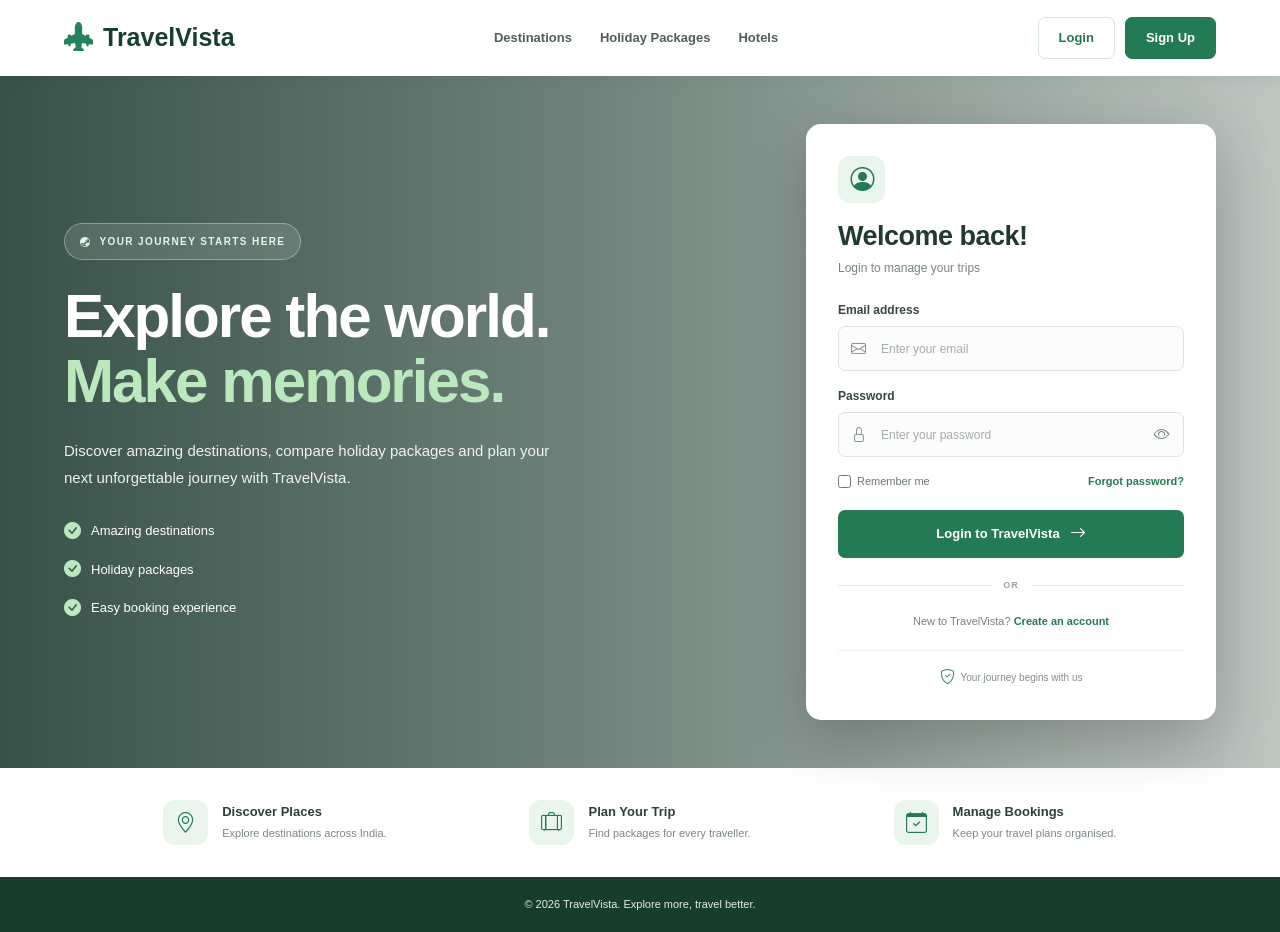
<file: login.html>
<!DOCTYPE html>
<html lang="en">
<head>
    <meta charset="UTF-8">
    <meta name="viewport" content="width=device-width, initial-scale=1.0">
    <title>Login - TravelVista</title>

    <link href="https://cdn.jsdelivr.net/npm/bootstrap@5.3.8/dist/css/bootstrap.min.css" rel="stylesheet">
    <link rel="stylesheet" href="https://cdn.jsdelivr.net/npm/bootstrap-icons@1.11.3/font/bootstrap-icons.min.css">
    <link rel="stylesheet" href="css/auth.css">
</head>
<body>

<!-- NAVBAR -->
<nav class="travel-navbar">
    <div class="nav-container">
        <a href="index.html" class="logo">
            <i class="bi bi-airplane-engines-fill"></i>
            TravelVista
        </a>

        <div class="nav-links">
            <a href="destinations.html">Destinations</a>
            <a href="packages.html">Holiday Packages</a>
            <a href="hotels.html">Hotels</a>
        </div>

        <div class="nav-actions">
            <a href="login.html" class="login-nav">Login</a>
            <a href="signup.html" class="signup-nav">Sign Up</a>
        </div>
    </div>
</nav>

<!-- HERO -->
<section class="travel-hero">
    <div class="hero-overlay"></div>

    <div class="hero-container">
        <div class="hero-text">
            <span class="hero-tag">
                <i class="bi bi-globe-asia-australia"></i>
                YOUR JOURNEY STARTS HERE
            </span>

            <h1>Explore the world.<br>
                <span>Make memories.</span>
            </h1>

            <p>
                Discover amazing destinations, compare holiday packages
                and plan your next unforgettable journey with TravelVista.
            </p>

            <div class="hero-benefits">
                <span><i class="bi bi-check-circle-fill"></i> Amazing destinations</span>
                <span><i class="bi bi-check-circle-fill"></i> Holiday packages</span>
                <span><i class="bi bi-check-circle-fill"></i> Easy booking experience</span>
            </div>
        </div>

        <!-- LOGIN CARD -->
        <div class="travel-auth-card">
            <div class="card-top-icon">
                <i class="bi bi-person-circle"></i>
            </div>

            <h2>Welcome back!</h2>
            <p class="card-subtitle">Login to manage your trips</p>

            <form id="loginForm">
                <div class="field">
                    <label for="loginEmail">Email address</label>
                    <div class="field-input">
                        <i class="bi bi-envelope"></i>
                        <input type="email" id="loginEmail"
                               placeholder="Enter your email" required>
                    </div>
                </div>

                <div class="field">
                    <label for="loginPassword">Password</label>
                    <div class="field-input">
                        <i class="bi bi-lock"></i>
                        <input type="password" id="loginPassword"
                               placeholder="Enter your password" required>
                        <button type="button" id="showPassword"
                                class="show-password" aria-label="Show password">
                            <i class="bi bi-eye"></i>
                        </button>
                    </div>
                </div>

                <div class="form-options">
                    <label>
                        <input type="checkbox" id="rememberMe">
                        Remember me
                    </label>
                    <a href="#" onclick="return false;">Forgot password?</a>
                </div>

                <button type="submit" class="submit-btn">
                    Login to TravelVista
                    <i class="bi bi-arrow-right"></i>
                </button>
            </form>

            <div class="or-divider"><span>OR</span></div>

            <p class="switch-account">
                New to TravelVista?
                <a href="signup.html">Create an account</a>
            </p>

            <div class="secure-note">
                <i class="bi bi-shield-check"></i>
                Your journey begins with us
            </div>
        </div>
    </div>
</section>

<!-- BENEFITS -->
<section class="booking-benefits">
    <div class="benefit">
        <i class="bi bi-geo-alt"></i>
        <div>
            <h3>Discover Places</h3>
            <p>Explore destinations across India.</p>
        </div>
    </div>

    <div class="benefit">
        <i class="bi bi-suitcase-lg"></i>
        <div>
            <h3>Plan Your Trip</h3>
            <p>Find packages for every traveller.</p>
        </div>
    </div>

    <div class="benefit">
        <i class="bi bi-calendar-check"></i>
        <div>
            <h3>Manage Bookings</h3>
            <p>Keep your travel plans organised.</p>
        </div>
    </div>
</section>

<footer class="travel-footer">
    <p>© 2026 TravelVista. Explore more, travel better.</p>
</footer>

<script src="js/auth.js"></script>
</body>
</html>
</file>
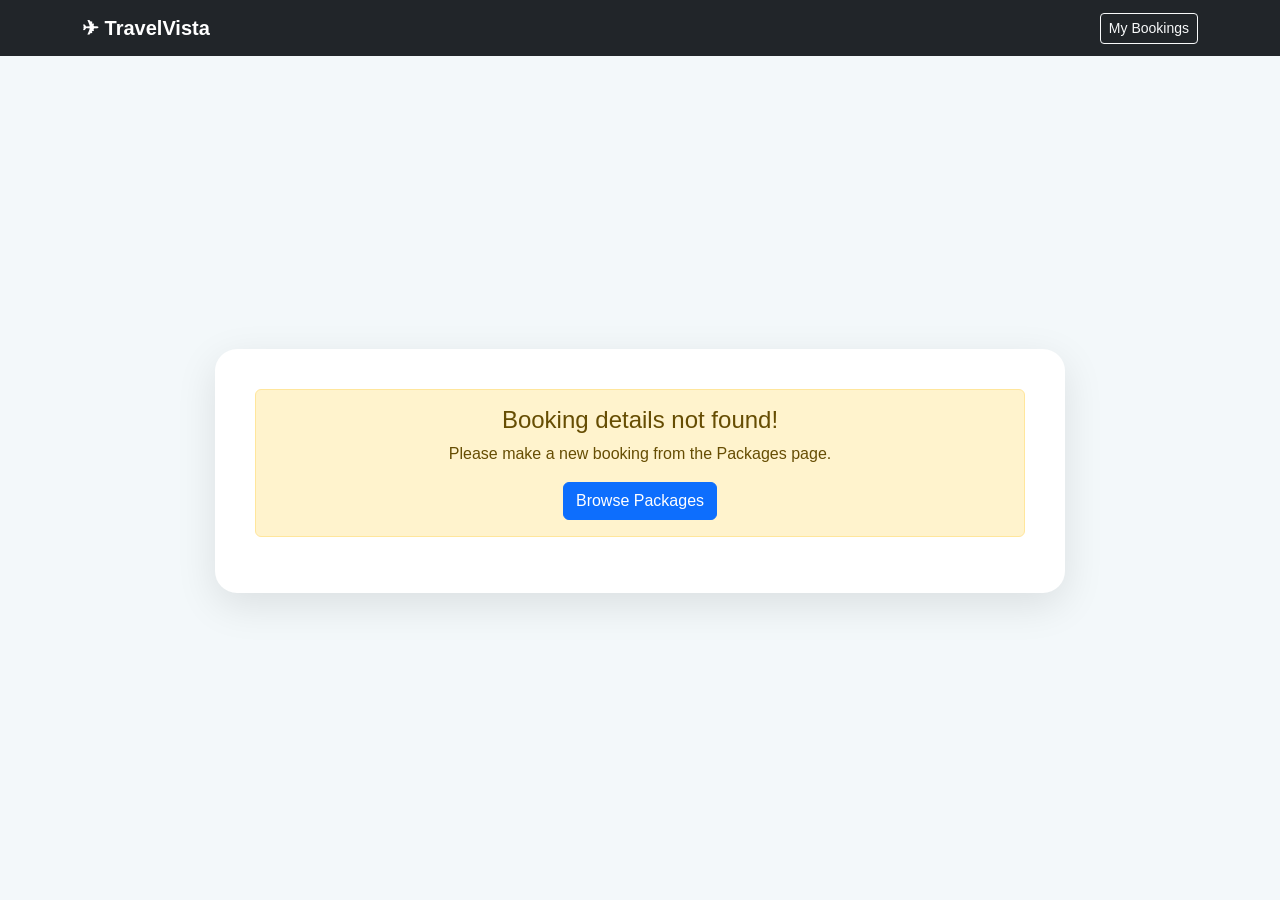
<file: payment-success.html>
<!DOCTYPE html>
<html lang="en">

<head>
    <meta charset="UTF-8">
    <meta name="viewport" content="width=device-width, initial-scale=1.0">

    <title>Booking Confirmed | TravelVista</title>

    <link href="https://cdn.jsdelivr.net/npm/bootstrap@5.3.8/dist/css/bootstrap.min.css"
          rel="stylesheet">

    <style>
        body {
            min-height: 100vh;
            background: #f3f8fa;
            font-family: Arial, sans-serif;
        }

        .success-section {
            min-height: calc(100vh - 70px);
            display: flex;
            align-items: center;
            justify-content: center;
            padding: 50px 15px;
        }

        .success-card {
            width: 100%;
            max-width: 850px;
            background: white;
            border-radius: 22px;
            padding: 40px;
            box-shadow: 0 12px 40px rgba(0, 0, 0, 0.10);
            text-align: center;
        }

        .success-icon {
            width: 85px;
            height: 85px;
            margin: 0 auto 20px;
            border-radius: 50%;
            background: #dff6e8;
            color: #198754;
            display: flex;
            align-items: center;
            justify-content: center;
            font-size: 45px;
            font-weight: bold;
        }

        .success-title {
            color: #087f8c;
            font-weight: 800;
        }

        .booking-id {
            display: inline-block;
            background: #e9f8f8;
            color: #087f8c;
            padding: 10px 18px;
            border-radius: 30px;
            font-weight: 700;
            margin: 15px 0 25px;
        }

        .details-box {
            text-align: left;
            background: #f8fafb;
            border-radius: 15px;
            padding: 25px;
            margin-top: 20px;
        }

        .detail-row {
            display: flex;
            justify-content: space-between;
            gap: 20px;
            padding: 12px 0;
            border-bottom: 1px solid #e5e5e5;
        }

        .detail-row:last-child {
            border-bottom: none;
        }

        .total {
            color: #087f8c;
            font-size: 25px;
            font-weight: 800;
        }

        .primary-btn {
            background: #087f8c;
            color: white;
            border: none;
            padding: 13px 25px;
            border-radius: 10px;
            font-weight: 700;
        }

        .primary-btn:hover {
            background: #05616b;
            color: white;
        }

        @media (max-width: 576px) {

            .success-card {
                padding: 25px 18px;
            }

            .detail-row {
                flex-direction: column;
                gap: 4px;
            }
        }
    </style>
</head>

<body>

<!-- NAVBAR -->

<nav class="navbar navbar-dark bg-dark">

    <div class="container">

        <a class="navbar-brand fw-bold" href="index.html">
            ✈ TravelVista
        </a>

        <a href="booking-history.html"
           class="btn btn-outline-light btn-sm">

            My Bookings

        </a>

    </div>

</nav>


<!-- SUCCESS -->

<section class="success-section">

    <div class="success-card">

        <div class="success-icon">
            ✓
        </div>


        <h1 class="success-title">
            Booking Confirmed!
        </h1>


        <p class="lead text-muted">
            Your TravelVista trip has been successfully booked.
        </p>


        <div class="booking-id">

            Booking ID:
            <span id="bookingId">
                -
            </span>

        </div>


        <!-- DETAILS -->

        <div class="details-box">

            <div class="detail-row">

                <strong>
                    Traveller Name
                </strong>

                <span id="customerName">
                    -
                </span>

            </div>


            <div class="detail-row">

                <strong>
                    Destination
                </strong>

                <span id="destination">
                    -
                </span>

            </div>


            <div class="detail-row">

                <strong>
                    Place
                </strong>

                <span id="place">
                    -
                </span>

            </div>


            <div class="detail-row">

                <strong>
                    Package
                </strong>

                <span id="packageName">
                    -
                </span>

            </div>


            <div class="detail-row">

                <strong>
                    Travel Date
                </strong>

                <span id="travelDate">
                    -
                </span>

            </div>


            <div class="detail-row">

                <strong>
                    Travellers
                </strong>

                <span id="persons">
                    -
                </span>

            </div>


            <div class="detail-row">

                <strong>
                    Transport
                </strong>

                <span id="transport">
                    -
                </span>

            </div>


            <div class="detail-row">

                <strong>
                    Payment Method
                </strong>

                <span id="paymentMethod">
                    -
                </span>

            </div>


            <div class="detail-row">

                <strong>
                    Payment Status
                </strong>

                <span id="paymentStatus"
                      class="text-success fw-bold">

                    -

                </span>

            </div>


            <div class="detail-row">

                <strong>
                    Total Amount
                </strong>

                <span id="totalAmount"
                      class="total">

                    ₹0

                </span>

            </div>

        </div>


        <div class="alert alert-success mt-4">

            🎉 Thank you for choosing TravelVista!

            <br>

            Your booking details are available in
            <strong>My Booking History</strong>.

        </div>


        <!-- BUTTONS -->

        <div class="d-flex flex-column flex-sm-row
                    justify-content-center gap-2 mt-4">

            <a href="booking-history.html"
               class="btn primary-btn">

                View My Booking

            </a>


            <a href="packages.html"
               class="btn btn-outline-secondary">

                Explore More Packages

            </a>


            <a href="index.html"
               class="btn btn-outline-secondary">

                Back to Home

            </a>

        </div>

    </div>

</section>


<script src="js/payment-success.js"></script>

</body>

</html>
</file>
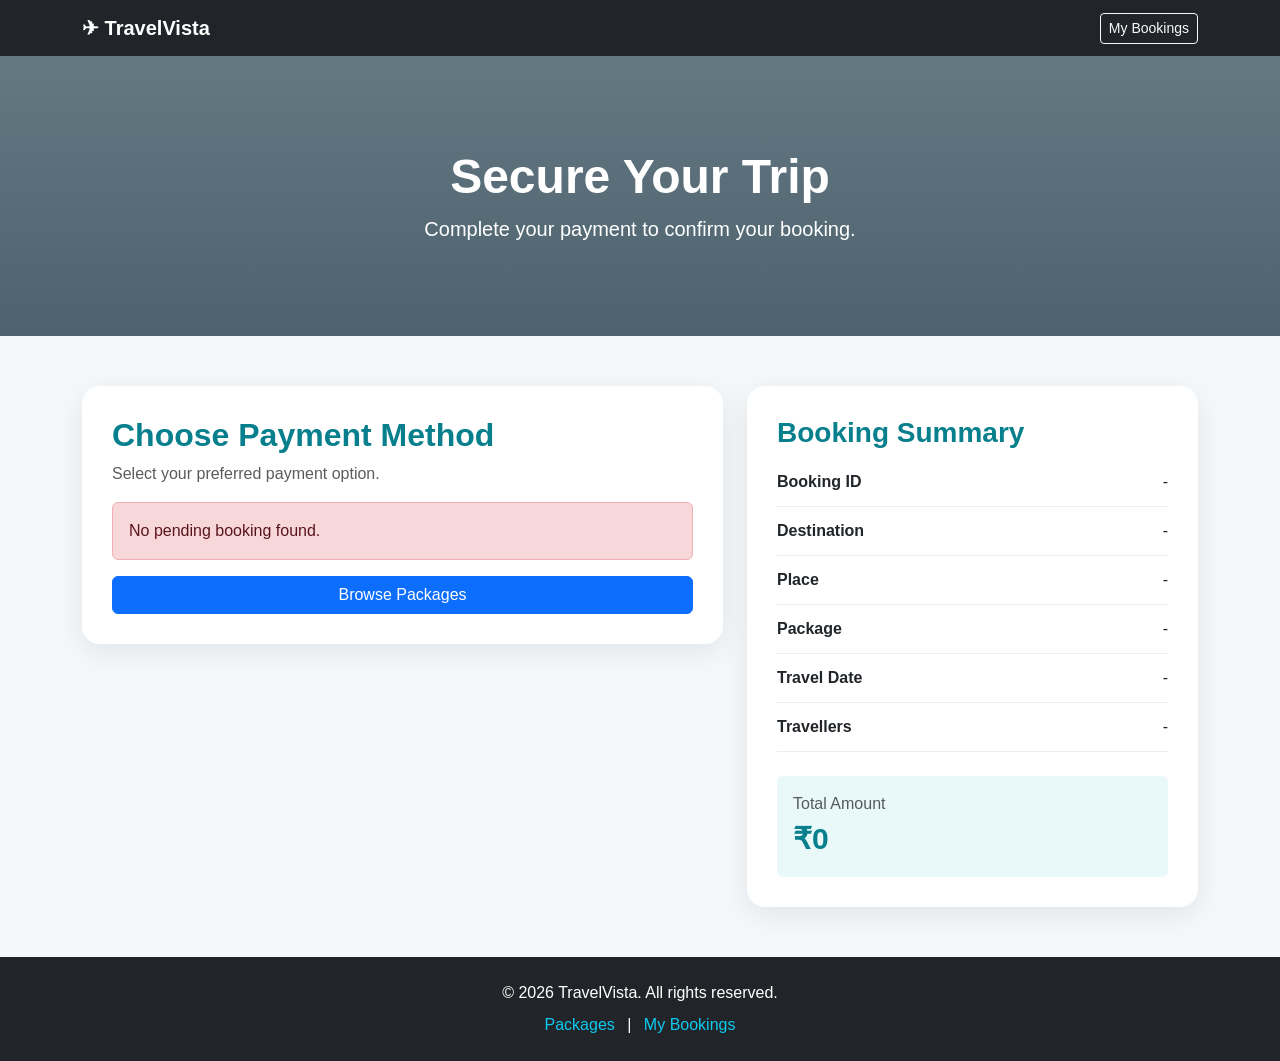
<file: payment.html>
<!DOCTYPE html>
<html lang="en">

<head>
    <meta charset="UTF-8">
    <meta name="viewport" content="width=device-width, initial-scale=1.0">

    <title>Payment | TravelVista</title>

    <link href="https://cdn.jsdelivr.net/npm/bootstrap@5.3.8/dist/css/bootstrap.min.css"
          rel="stylesheet">

    <style>
        body {
            background: #f4f8fb;
            font-family: Arial, sans-serif;
        }

        .payment-hero {
            background:
                linear-gradient(
                    rgba(5, 35, 50, 0.60),
                    rgba(5, 35, 50, 0.70)
                ),
                url("https://images.unsplash.com/photo-1494783367193-149034c05e8f?auto=format&fit=crop&w=1800&q=85")
                center/cover;

            min-height: 280px;

            display: flex;
            align-items: center;
            justify-content: center;

            text-align: center;
            color: white;
        }

        .payment-hero h1 {
            font-size: 3rem;
            font-weight: 800;
        }

        .payment-section {
            padding: 50px 0;
        }

        .payment-card,
        .summary-card {
            background: white;
            border-radius: 18px;
            padding: 30px;
            box-shadow: 0 8px 30px rgba(0, 0, 0, 0.08);
        }

        .section-title {
            color: #087f8c;
            font-weight: 800;
        }

        .payment-method {
            border: 1px solid #ddd;
            border-radius: 12px;
            padding: 15px;
            margin-bottom: 12px;
            cursor: pointer;
        }

        .payment-method:hover {
            border-color: #087f8c;
            background: #f3fbfb;
        }

        .payment-method input {
            margin-right: 10px;
        }

        .amount {
            color: #087f8c;
            font-size: 30px;
            font-weight: 800;
        }

        .pay-btn {
            background: #087f8c;
            color: white;
            border: none;
            padding: 14px;
            border-radius: 10px;
            font-weight: 700;
        }

        .pay-btn:hover {
            background: #05616b;
            color: white;
        }

        .secure-box {
            background: #e9f8f8;
            border-radius: 12px;
            padding: 15px;
        }

        .summary-row {
            display: flex;
            justify-content: space-between;
            gap: 15px;
            padding: 12px 0;
            border-bottom: 1px solid #eee;
        }

        .summary-row:last-child {
            border-bottom: none;
        }
    </style>
</head>

<body>

<!-- NAVBAR -->

<nav class="navbar navbar-dark bg-dark sticky-top">

    <div class="container">

        <a class="navbar-brand fw-bold" href="index.html">
            ✈ TravelVista
        </a>

        <a href="booking-history.html"
           class="btn btn-outline-light btn-sm">

            My Bookings

        </a>

    </div>

</nav>


<!-- HERO -->

<section class="payment-hero">

    <div class="container">

        <h1>Secure Your Trip</h1>

        <p class="lead mb-0">
            Complete your payment to confirm your booking.
        </p>

    </div>

</section>


<!-- PAYMENT -->

<section class="payment-section">

    <div class="container">

        <div class="row g-4">

            <!-- PAYMENT METHODS -->

            <div class="col-lg-7">

                <div class="payment-card">

                    <h2 class="section-title">
                        Choose Payment Method
                    </h2>

                    <p class="text-muted">
                        Select your preferred payment option.
                    </p>


                    <div id="paymentMessage"
                         class="alert d-none">
                    </div>


                    <form id="paymentForm">

                        <!-- UPI -->

                        <label class="payment-method d-block">

                            <input type="radio"
                                   name="paymentMethod"
                                   value="UPI"
                                   required>

                            <strong>UPI</strong>

                            <small class="d-block text-muted ms-4">
                                Google Pay / PhonePe / Paytm
                            </small>

                        </label>


                        <!-- CARD -->

                        <label class="payment-method d-block">

                            <input type="radio"
                                   name="paymentMethod"
                                   value="Card">

                            <strong>Debit / Credit Card</strong>

                            <small class="d-block text-muted ms-4">
                                Visa / Mastercard / RuPay
                            </small>

                        </label>


                        <!-- NET BANKING -->

                        <label class="payment-method d-block">

                            <input type="radio"
                                   name="paymentMethod"
                                   value="Net Banking">

                            <strong>Net Banking</strong>

                            <small class="d-block text-muted ms-4">
                                All major banks supported
                            </small>

                        </label>


                        <!-- PAY LATER -->

                        <label class="payment-method d-block">

                            <input type="radio"
                                   name="paymentMethod"
                                   value="Pay Later">

                            <strong>Pay Later</strong>

                            <small class="d-block text-muted ms-4">
                                Payment can be completed later
                            </small>

                        </label>


                        <div class="secure-box my-4">

                            🔒 <strong>Secure Demo Payment</strong>

                            <p class="mb-0 mt-1 text-muted">
                                This is a frontend demonstration.
                                No real money will be charged.
                            </p>

                        </div>


                        <button type="submit"
                                class="btn pay-btn w-100">

                            Pay ₹<span id="buttonAmount">0</span>

                        </button>


                        <a href="booking.html"
                           class="btn btn-outline-secondary w-100 mt-2">

                            ← Back to Booking

                        </a>

                    </form>

                </div>

            </div>


            <!-- SUMMARY -->

            <div class="col-lg-5">

                <div class="summary-card">

                    <h3 class="section-title">
                        Booking Summary
                    </h3>


                    <div class="summary-row">

                        <strong>Booking ID</strong>

                        <span id="bookingId">
                            -
                        </span>

                    </div>


                    <div class="summary-row">

                        <strong>Destination</strong>

                        <span id="destination">
                            -
                        </span>

                    </div>


                    <div class="summary-row">

                        <strong>Place</strong>

                        <span id="place">
                            -
                        </span>

                    </div>


                    <div class="summary-row">

                        <strong>Package</strong>

                        <span id="packageName">
                            -
                        </span>

                    </div>


                    <div class="summary-row">

                        <strong>Travel Date</strong>

                        <span id="travelDate">
                            -
                        </span>

                    </div>


                    <div class="summary-row">

                        <strong>Travellers</strong>

                        <span id="persons">
                            -
                        </span>

                    </div>


                    <div class="mt-4 p-3 rounded"
                         style="background:#e9f8f8;">

                        <div class="text-muted">
                            Total Amount
                        </div>

                        <div id="totalAmount"
                             class="amount">

                            ₹0

                        </div>

                    </div>

                </div>

            </div>

        </div>

    </div>

</section>


<footer class="bg-dark text-white text-center py-4">

    <div class="container">

        <p class="mb-2">
            © 2026 TravelVista. All rights reserved.
        </p>

        <a href="packages.html"
           class="text-info text-decoration-none">

            Packages

        </a>

        <span class="mx-2">|</span>

        <a href="booking-history.html"
           class="text-info text-decoration-none">

            My Bookings

        </a>

    </div>

</footer>


<script src="js/payment.js"></script>

</body>

</html>
</file>
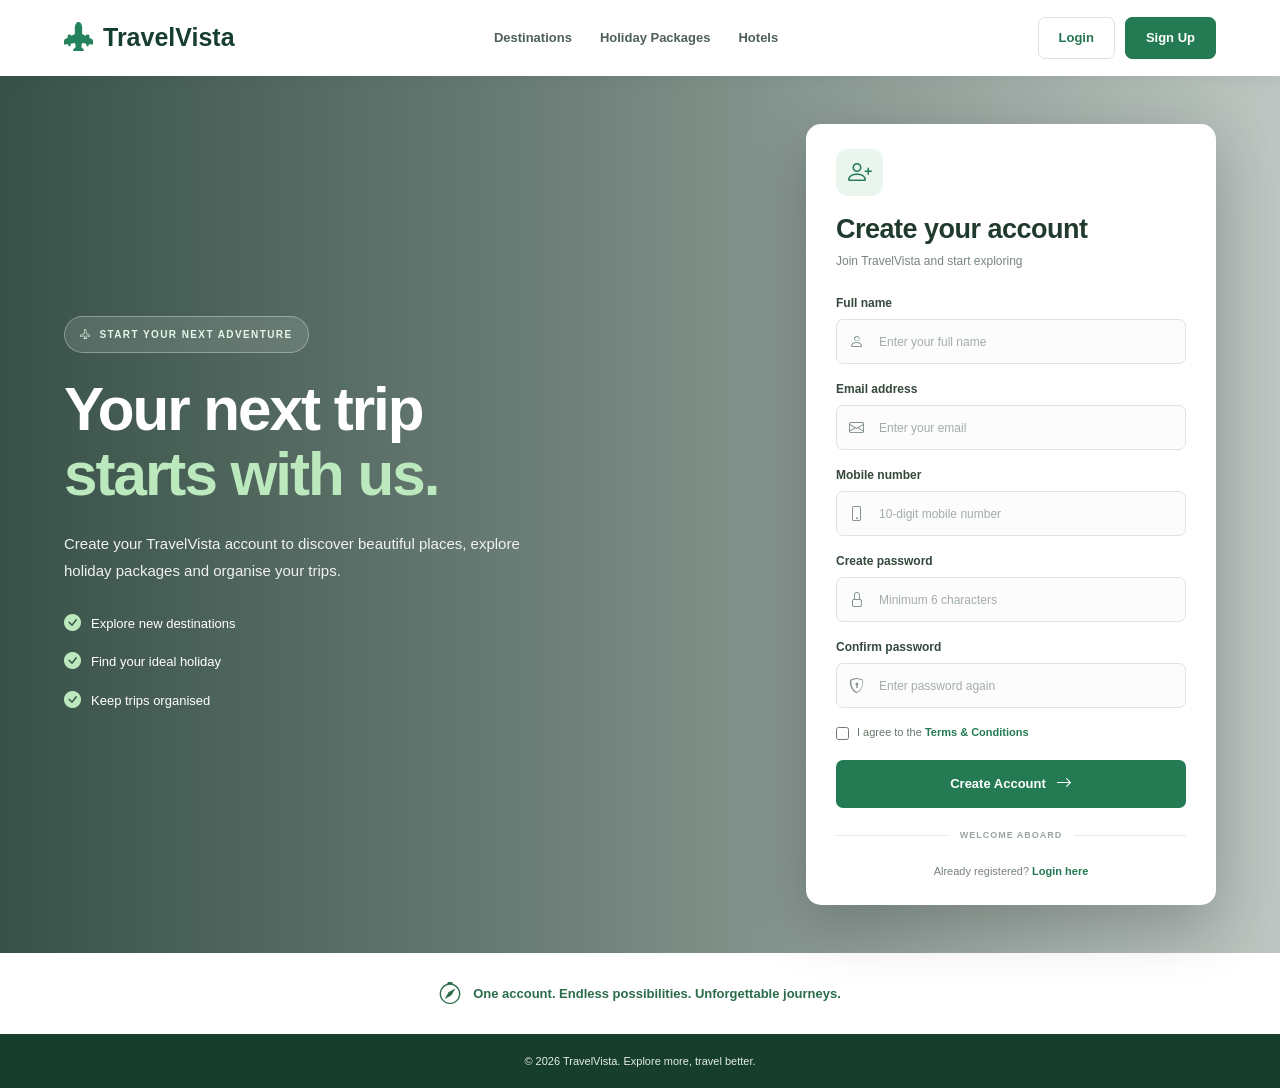
<file: signup.html>
<!DOCTYPE html>
<html lang="en">
<head>
    <meta charset="UTF-8">
    <meta name="viewport" content="width=device-width, initial-scale=1.0">
    <title>Sign Up - TravelVista</title>

    <link href="https://cdn.jsdelivr.net/npm/bootstrap@5.3.8/dist/css/bootstrap.min.css" rel="stylesheet">
    <link rel="stylesheet" href="https://cdn.jsdelivr.net/npm/bootstrap-icons@1.11.3/font/bootstrap-icons.min.css">
    <link rel="stylesheet" href="css/auth.css">
</head>
<body>

<!-- NAVBAR -->
<nav class="travel-navbar">
    <div class="nav-container">
        <a href="index.html" class="logo">
            <i class="bi bi-airplane-engines-fill"></i>
            TravelVista
        </a>

        <div class="nav-links">
            <a href="destinations.html">Destinations</a>
            <a href="packages.html">Holiday Packages</a>
            <a href="hotels.html">Hotels</a>
        </div>

        <div class="nav-actions">
            <a href="login.html" class="login-nav">Login</a>
            <a href="signup.html" class="signup-nav">Sign Up</a>
        </div>
    </div>
</nav>

<!-- HERO -->
<section class="travel-hero signup-hero">
    <div class="hero-overlay"></div>

    <div class="hero-container">
        <div class="hero-text">
            <span class="hero-tag">
                <i class="bi bi-airplane"></i>
                START YOUR NEXT ADVENTURE
            </span>

            <h1>Your next trip<br>
                <span>starts with us.</span>
            </h1>

            <p>
                Create your TravelVista account to discover beautiful
                places, explore holiday packages and organise your trips.
            </p>

            <div class="hero-benefits">
                <span><i class="bi bi-check-circle-fill"></i> Explore new destinations</span>
                <span><i class="bi bi-check-circle-fill"></i> Find your ideal holiday</span>
                <span><i class="bi bi-check-circle-fill"></i> Keep trips organised</span>
            </div>
        </div>

        <!-- SIGNUP CARD -->
        <div class="travel-auth-card signup-card">
            <div class="card-top-icon">
                <i class="bi bi-person-plus"></i>
            </div>

            <h2>Create your account</h2>
            <p class="card-subtitle">Join TravelVista and start exploring</p>

            <form id="signupForm">
                <div class="field">
                    <label for="signupName">Full name</label>
                    <div class="field-input">
                        <i class="bi bi-person"></i>
                        <input type="text" id="signupName"
                               placeholder="Enter your full name" required>
                    </div>
                </div>

                <div class="field">
                    <label for="signupEmail">Email address</label>
                    <div class="field-input">
                        <i class="bi bi-envelope"></i>
                        <input type="email" id="signupEmail"
                               placeholder="Enter your email" required>
                    </div>
                </div>

                <div class="field">
                    <label for="signupMobile">Mobile number</label>
                    <div class="field-input">
                        <i class="bi bi-phone"></i>
                        <input type="tel" id="signupMobile"
                               placeholder="10-digit mobile number"
                               pattern="[0-9]{10}" maxlength="10" required>
                    </div>
                </div>

                <div class="field">
                    <label for="signupPassword">Create password</label>
                    <div class="field-input">
                        <i class="bi bi-lock"></i>
                        <input type="password" id="signupPassword"
                               placeholder="Minimum 6 characters"
                               minlength="6" required>
                    </div>
                </div>

                <div class="field">
                    <label for="confirmPassword">Confirm password</label>
                    <div class="field-input">
                        <i class="bi bi-shield-lock"></i>
                        <input type="password" id="confirmPassword"
                               placeholder="Enter password again"
                               minlength="6" required>
                    </div>
                </div>

                <label class="terms-check">
                    <input type="checkbox" id="terms" required>
                    <span>I agree to the <a href="#" onclick="return false;">Terms & Conditions</a></span>
                </label>

                <button type="submit" class="submit-btn">
                    Create Account
                    <i class="bi bi-arrow-right"></i>
                </button>
            </form>

            <div class="or-divider"><span>WELCOME ABOARD</span></div>

            <p class="switch-account">
                Already registered?
                <a href="login.html">Login here</a>
            </p>
        </div>
    </div>
</section>

<section class="signup-promise">
    <i class="bi bi-compass"></i>
    <span>One account. Endless possibilities. Unforgettable journeys.</span>
</section>

<footer class="travel-footer">
    <p>© 2026 TravelVista. Explore more, travel better.</p>
</footer>

<script src="js/auth.js"></script>
</body>
</html>
</file>
<file: css/style.css>
/* ==========================================
   TRAVELVISTA - MAIN STYLESHEET
========================================== */

:root {
    --primary: #1769aa;
    --dark-blue: #102a43;
    --accent: #ffc857;
    --light-bg: #f5f9fc;
    --text-color: #526579;
    --white: #ffffff;
}

* {
    box-sizing: border-box;
}

html {
    scroll-behavior: smooth;
    scroll-padding-top: 90px;
}

body {
    margin: 0;
    padding-top: 76px;
    font-family: Arial, Helvetica, sans-serif;
    color: var(--text-color);
    background: var(--light-bg);
    line-height: 1.6;
}

img {
    max-width: 100%;
}

/* ==========================================
   FIXED NAVBAR
========================================== */

.travel-navbar {
    position: fixed !important;
    top: 0;
    left: 0;
    right: 0;
    width: 100%;
    min-height: 72px;
    padding: 12px 0;
    background: rgba(16, 42, 67, 0.98) !important;
    box-shadow: 0 3px 15px rgba(0, 0, 0, 0.12);
    z-index: 1030;
}

.travel-navbar .navbar-brand {
    color: var(--white);
    font-size: 25px;
    font-weight: 700;
}

.travel-navbar .navbar-brand i {
    color: var(--accent);
}

.travel-navbar .nav-link {
    color: var(--white);
    margin-left: 8px;
    padding: 10px 12px;
    transition: color 0.3s ease;
}

.travel-navbar .nav-link:hover,
.travel-navbar .nav-link.active {
    color: var(--accent);
}

.travel-navbar .navbar-toggler {
    border: 1px solid rgba(255, 255, 255, 0.5);
}

.travel-navbar .navbar-toggler:focus {
    box-shadow: 0 0 0 0.15rem rgba(255, 200, 87, 0.35);
}

/* ==========================================
   HOME HERO SECTION - BACKGROUND IMAGE
========================================== */

.hero-section {
    position: relative;
    display: flex;
    align-items: center;
    min-height: 620px;
    overflow: hidden;

    background-image:
        linear-gradient(
            rgba(10, 35, 55, 0.58),
            rgba(10, 35, 55, 0.58)
        ),
        url("https://images.unsplash.com/photo-1464822759023-fed622ff2c3b?auto=format&fit=crop&w=1800&q=85");

    background-size: cover;
    background-position: center;
    background-repeat: no-repeat;
}

.hero-overlay {
    position: absolute;
    inset: 0;
    background: rgba(0, 0, 0, 0.08);
    pointer-events: none;
}

.hero-content {
    position: relative;
    z-index: 2;
    width: 100%;
    padding-top: 65px;
    padding-bottom: 65px;
}

.hero-badge {
    display: inline-block;
    padding: 9px 17px;
    margin-bottom: 20px;
    color: var(--white);
    background: rgba(255, 255, 255, 0.16);
    border: 1px solid rgba(255, 255, 255, 0.35);
    border-radius: 30px;
    font-size: 14px;
    font-weight: 600;
}

.hero-section h1 {
    color: var(--white);
    font-size: clamp(38px, 5vw, 64px);
    line-height: 1.15;
    font-weight: 800;
    margin-bottom: 22px;
}

.hero-section h1 span {
    color: var(--accent);
}

.hero-section p {
    max-width: 620px;
    color: var(--white);
    font-size: 18px;
    margin-bottom: 28px;
}

.hero-section .btn {
    font-weight: 600;
    border-radius: 8px;
    padding: 13px 22px;
}

/* ==========================================
   BUTTONS
========================================== */

.btn-primary {
    background-color: var(--primary);
    border-color: var(--primary);
}

.btn-primary:hover {
    background-color: #10558c;
    border-color: #10558c;
}

.btn-warning {
    background-color: var(--accent);
    border-color: var(--accent);
    color: var(--dark-blue);
}

.btn-warning:hover {
    background-color: #f2b938;
    border-color: #f2b938;
    color: var(--dark-blue);
}

/* ==========================================
   SEARCH SECTION
========================================== */

.search-section {
    position: relative;
    z-index: 3;
    margin-top: -35px;
}

.search-box {
    padding: 28px;
    background: var(--white);
    border-radius: 16px;
    box-shadow: 0 8px 30px rgba(16, 42, 67, 0.12);
}

.search-box .form-label {
    color: var(--dark-blue);
    font-weight: 600;
}

.search-box .form-control,
.search-box .form-select {
    min-height: 46px;
    border-color: #dbe4ed;
}

.search-box .form-control:focus,
.search-box .form-select:focus {
    border-color: var(--primary);
    box-shadow: 0 0 0 0.2rem rgba(23, 105, 170, 0.12);
}

.search-btn {
    min-height: 46px;
    font-weight: 600;
}

/* ==========================================
   COMMON SECTION STYLES
========================================== */

.section-padding {
    padding: 85px 0;
}

.section-heading {
    margin-bottom: 42px;
}

.section-subtitle {
    display: inline-block;
    margin-bottom: 10px;
    color: var(--primary);
    font-size: 13px;
    letter-spacing: 2px;
    font-weight: 700;
}

.section-heading h2 {
    color: var(--dark-blue);
    font-size: clamp(28px, 4vw, 38px);
    font-weight: 800;
    margin-bottom: 12px;
}

.section-heading p {
    color: var(--text-color);
    margin-bottom: 0;
}

/* ==========================================
   DESTINATION CARDS
========================================== */

.destination-card {
    height: 100%;
    overflow: hidden;
    border: none;
    border-radius: 15px;
    background: var(--white);
    box-shadow: 0 5px 22px rgba(16, 42, 67, 0.08);
    transition: transform 0.3s ease, box-shadow 0.3s ease;
}

.destination-card:hover {
    transform: translateY(-6px);
    box-shadow: 0 12px 28px rgba(16, 42, 67, 0.15);
}

.destination-card .card-img-top {
    display: block;
    width: 100%;
    height: 240px;
    object-fit: cover;
    transition: transform 0.4s ease;
}

.destination-card:hover .card-img-top {
    transform: scale(1.04);
}

.destination-card .card-body {
    padding: 22px;
}

.destination-card .card-title {
    color: var(--dark-blue);
    font-weight: 700;
}

.destination-card .card-text {
    min-height: 75px;
    color: var(--text-color);
}

.rating {
    color: #e6a100;
    font-weight: 700;
    white-space: nowrap;
}

/* ==========================================
   WHY CHOOSE US
========================================== */

.why-section {
    background: #edf4fa;
}

.feature-card {
    height: 100%;
    padding: 35px 25px;
    border-radius: 15px;
    background: var(--white);
    box-shadow: 0 5px 20px rgba(16, 42, 67, 0.06);
    transition: transform 0.3s ease;
}

.feature-card:hover {
    transform: translateY(-5px);
}

.feature-icon {
    display: inline-block;
    margin-bottom: 18px;
    color: var(--primary);
    font-size: 42px;
}

.feature-card h5 {
    color: var(--dark-blue);
    font-weight: 700;
    margin-bottom: 12px;
}

.feature-card p {
    margin-bottom: 0;
}

/* ==========================================
   FOOTER
========================================== */

.travel-footer,
footer {
    background: var(--dark-blue);
    color: var(--white);
}

.travel-footer {
    padding: 55px 0 25px;
    margin-top: 0;
}

.travel-footer h4,
.travel-footer h5,
footer h5 {
    color: var(--white);
    font-weight: 700;
    margin-bottom: 18px;
}

.travel-footer h4 i {
    color: var(--accent);
}

.travel-footer p,
footer p {
    color: #d8e2ec;
}

.footer-links {
    list-style: none;
    padding: 0;
    margin: 0;
}

.footer-links li {
    margin-bottom: 9px;
}

.footer-links a {
    color: #d8e2ec;
    text-decoration: none;
    transition: color 0.2s ease;
}

.footer-links a:hover {
    color: var(--accent);
}

.travel-footer hr {
    border-color: rgba(255, 255, 255, 0.25);
    margin: 30px 0 20px;
}

/* ==========================================
   GENERAL IMAGES
========================================== */

img {
    height: auto;
}

.destination-card img {
    height: 240px;
    object-fit: cover;
}

/* ==========================================
   RESPONSIVE NAVBAR COLLAPSE
========================================== */

@media (max-width: 991.98px) {
    .travel-navbar .navbar-collapse {
        max-height: calc(100vh - 85px);
        overflow-y: auto;
        margin-top: 10px;
        padding: 12px 16px 18px;
        background: var(--dark-blue);
        border-radius: 0 0 12px 12px;
    }

    .travel-navbar .navbar-nav {
        align-items: stretch !important;
    }

    .travel-navbar .nav-link {
        display: block;
        margin-left: 0;
        padding: 12px 8px;
    }

    .travel-navbar .logout-btn {
        margin-top: 8px;
    }
}

/* =====================================
   SPECIAL TRAVEL OFFERS
===================================== */

.special-offers {
    background: #f5f9fc;
    padding: 80px 0;
}

.offers-subtitle {
    display: inline-block;
    color: #1769aa;
    font-size: 13px;
    font-weight: 700;
    letter-spacing: 2px;
    margin-bottom: 12px;
}

.special-offers .section-heading h2 {
    color: #102a43;
    font-size: 38px;
    font-weight: 800;
    margin-bottom: 12px;
}

.special-offers .section-heading p {
    color: #526579;
    margin-bottom: 40px;
}

.offer-card {
    height: 100%;
    background: #ffffff;
    border-radius: 18px;
    overflow: hidden;
    box-shadow: 0 8px 28px rgba(16, 42, 67, 0.08);
    transition: transform 0.3s ease, box-shadow 0.3s ease;
}

.offer-card:hover {
    transform: translateY(-8px);
    box-shadow: 0 15px 35px rgba(16, 42, 67, 0.16);
}

.offer-image {
    height: 240px;
    position: relative;
    overflow: hidden;
}

.offer-image img {
    width: 100%;
    height: 100%;
    object-fit: cover;
    display: block;
    transition: transform 0.5s ease;
}

.offer-card:hover .offer-image img {
    transform: scale(1.07);
}

.discount-badge {
    position: absolute;
    top: 16px;
    left: 16px;
    background: #ffc857;
    color: #102a43;
    padding: 8px 13px;
    border-radius: 7px;
    font-size: 13px;
    font-weight: 800;
}

.offer-content {
    padding: 24px;
}

.offer-category {
    color: #1769aa;
    font-size: 11px;
    font-weight: 800;
    letter-spacing: 1.2px;
}

.offer-content h3 {
    color: #102a43;
    font-size: 23px;
    font-weight: 700;
    margin: 12px 0;
}

.offer-content p {
    color: #526579;
    font-size: 14px;
    line-height: 1.7;
    min-height: 48px;
}

.offer-bottom {
    display: flex;
    align-items: center;
    justify-content: space-between;
    gap: 10px;
    margin-top: 22px;
    padding-top: 18px;
    border-top: 1px solid #e8eef4;
}

.old-price {
    color: #8996a5;
    font-size: 13px;
    text-decoration: line-through;
}

.offer-bottom h4 {
    color: #1769aa;
    font-size: 21px;
    font-weight: 800;
    margin: 5px 0 0;
}

.offer-bottom h4 small {
    color: #68798a;
    font-size: 11px;
    font-weight: 500;
}

.offer-btn {
    display: inline-block;
    background: #102a43;
    color: #ffffff;
    text-decoration: none;
    padding: 11px 13px;
    border-radius: 8px;
    font-size: 12px;
    font-weight: 700;
    white-space: nowrap;
    transition: background 0.3s ease;
}

.offer-btn:hover {
    background: #1769aa;
    color: #ffffff;
}

.all-offers-btn {
    display: inline-block;
    background: #1769aa;
    color: #ffffff;
    padding: 14px 25px;
    border-radius: 9px;
    text-decoration: none;
    font-weight: 700;
    transition: background 0.3s ease;
}

.all-offers-btn:hover {
    background: #102a43;
    color: #ffffff;
}

@media (max-width: 576px) {
    .special-offers {
        padding: 55px 0;
    }

    .special-offers .section-heading h2 {
        font-size: 29px;
    }

    .offer-image {
        height: 220px;
    }

    .offer-content {
        padding: 20px;
    }

    .offer-content h3 {
        font-size: 21px;
    }

    .offer-bottom {
        flex-wrap: wrap;
    }
}
</file>
<file: css/responsive.css>
/* ==========================================
   TRAVELVISTA - RESPONSIVE CSS
========================================== */

/* Tablets and smaller laptops */
@media (max-width: 991.98px) {

    .hero-section {
        min-height: 550px;
        background-position: center;
    }

    .hero-content {
        padding-top: 55px;
        padding-bottom: 55px;
    }

    .travel-navbar .navbar-nav {
        padding-top: 10px;
        align-items: stretch !important;
    }

    .travel-navbar .nav-link {
        margin-left: 0;
        padding: 12px 8px;
    }

    .search-section {
        margin-top: -25px;
    }

    .search-box {
        padding: 22px;
    }

    .section-padding {
        padding: 65px 0;
    }

    .destination-card .card-img-top {
        height: 230px;
    }
}

/* Mobile phones */
@media (max-width: 576px) {

    body {
        padding-top: 72px;
    }

    .travel-navbar .navbar-brand {
        font-size: 21px;
    }

    .hero-section {
        min-height: 520px;
        background-position: center;
        background-size: cover;
    }

    .hero-content {
        padding-top: 45px;
        padding-bottom: 60px;
    }

    .hero-section h1 {
        font-size: 38px;
        line-height: 1.2;
    }

    .hero-section p {
        font-size: 16px;
    }

    .hero-section .btn {
        font-size: 14px;
        padding: 12px 15px;
    }

    .search-section {
        margin-top: 20px;
    }

    .search-box {
        padding: 18px;
        border-radius: 12px;
    }

    .section-padding {
        padding: 55px 0;
    }

    .section-heading {
        margin-bottom: 30px;
    }

    .section-heading h2 {
        font-size: 28px;
    }

    .destination-card .card-img-top {
        height: 220px;
    }

    .destination-card .card-text {
        min-height: auto;
    }

    .feature-card {
        padding: 28px 20px;
    }

    .travel-footer {
        padding-top: 40px;
    }
}

/* Very small phones */
@media (max-width: 375px) {

    .hero-section h1 {
        font-size: 32px;
    }

    .hero-section .btn {
        display: block;
        width: 100%;
        margin: 10px 0 !important;
    }

    .search-box {
        padding: 14px;
    }

    .destination-card .card-body {
        padding: 17px;
    }
}
</file>
<file: css/auth.css>
/* ===============================
   TRAVELVISTA TRAVEL AUTH PAGES
================================ */

* {
    margin: 0;
    padding: 0;
    box-sizing: border-box;
}

body {
    font-family: "Segoe UI", Arial, sans-serif;
    color: #23372f;
    background: #f6f8f5;
}

/* NAVBAR */

.travel-navbar {
    height: 76px;
    width: 100%;
    background: #ffffff;
    display: flex;
    align-items: center;
    position: relative;
    z-index: 10;
    box-shadow: 0 2px 15px rgba(25, 54, 38, 0.07);
}

.nav-container {
    width: 90%;
    max-width: 1400px;
    margin: auto;
    display: flex;
    align-items: center;
    justify-content: space-between;
    gap: 20px;
}

.logo {
    display: flex;
    align-items: center;
    gap: 10px;
    color: #173f30;
    font-size: 25px;
    font-weight: 800;
    text-decoration: none;
    white-space: nowrap;
}

.logo i {
    color: #24825c;
    font-size: 29px;
}

.nav-links {
    display: flex;
    align-items: center;
    gap: 28px;
}

.nav-links a {
    color: #4e6056;
    text-decoration: none;
    font-size: 13px;
    font-weight: 600;
    transition: 0.2s;
}

.nav-links a:hover {
    color: #218158;
}

.nav-actions {
    display: flex;
    align-items: center;
    gap: 10px;
}

.login-nav,
.signup-nav {
    padding: 10px 20px;
    border-radius: 7px;
    font-size: 13px;
    font-weight: 700;
    text-decoration: none;
    transition: 0.2s;
}

.login-nav {
    color: #237650;
    border: 1px solid #d6e5db;
}

.login-nav:hover {
    background: #eef7f0;
}

.signup-nav {
    color: white;
    background: #237a53;
    border: 1px solid #237a53;
}

.signup-nav:hover {
    background: #175e3e;
}

/* TRAVEL HERO BACKGROUND */

.travel-hero {
    position: relative;
    min-height: 620px;
    display: flex;
    align-items: center;
    padding: 48px 5%;
    background:
        url("https://images.unsplash.com/photo-1470770841072-f978cf4d019e?auto=format&fit=crop&w=2200&q=90")
        center / cover no-repeat;
}

.signup-hero {
    background-image:
        url("https://images.unsplash.com/photo-1464822759023-fed622ff2c3b?auto=format&fit=crop&w=2200&q=90");
}

.hero-overlay {
    position: absolute;
    inset: 0;
    background: linear-gradient(
        90deg,
        rgba(8, 39, 28, 0.80) 0%,
        rgba(8, 39, 28, 0.57) 45%,
        rgba(8, 39, 28, 0.24) 100%
    );
}

.hero-container {
    width: 100%;
    max-width: 1300px;
    margin: auto;
    position: relative;
    z-index: 1;
    display: grid;
    grid-template-columns: minmax(0, 1fr) 410px;
    align-items: center;
    gap: 55px;
}

/* LEFT HERO TEXT */

.hero-text {
    max-width: 600px;
    color: white;
    padding: 25px 0;
}

.hero-tag {
    display: inline-flex;
    align-items: center;
    gap: 8px;
    padding: 10px 15px;
    margin-bottom: 25px;
    border: 1px solid rgba(255, 255, 255, 0.32);
    border-radius: 30px;
    background: rgba(255, 255, 255, 0.12);
    -webkit-backdrop-filter: blur(8px);
    backdrop-filter: blur(8px);
    color: #e4f6e8;
    font-size: 10px;
    font-weight: 800;
    letter-spacing: 1.4px;
}

.hero-text h1 {
    color: white;
    font-size: clamp(42px, 4.7vw, 68px);
    line-height: 1.08;
    letter-spacing: -2px;
    font-weight: 800;
    margin-bottom: 22px;
}

.hero-text h1 span {
    color: #bce8bd;
}

.hero-text > p {
    max-width: 500px;
    color: rgba(255, 255, 255, 0.91);
    font-size: 15px;
    line-height: 1.8;
    margin-bottom: 27px;
}

.hero-benefits {
    display: flex;
    flex-direction: column;
    gap: 13px;
}

.hero-benefits span {
    display: flex;
    align-items: center;
    gap: 10px;
    color: white;
    font-size: 13px;
}

.hero-benefits i {
    color: #bce8bd;
    font-size: 17px;
}

/* AUTH CARD */

.travel-auth-card {
    width: 100%;
    padding: 32px;
    border-radius: 15px;
    background: white;
    box-shadow: 0 20px 60px rgba(0, 0, 0, 0.22);
    animation: slideUp 0.6s ease;
}

.signup-card {
    padding: 25px 30px;
}

.card-top-icon {
    width: 47px;
    height: 47px;
    display: flex;
    align-items: center;
    justify-content: center;
    border-radius: 12px;
    background: #e9f5ed;
    color: #237a53;
    font-size: 24px;
    margin-bottom: 17px;
}

.travel-auth-card h2 {
    color: #203a2d;
    font-size: 27px;
    font-weight: 800;
    letter-spacing: -0.5px;
    margin-bottom: 7px;
}

.card-subtitle {
    color: #78867d;
    font-size: 12px;
    margin-bottom: 24px;
}

/* INPUTS */

.field {
    margin-bottom: 16px;
}

.field label {
    display: block;
    margin-bottom: 7px;
    color: #34483b;
    font-size: 12px;
    font-weight: 700;
}

.field-input {
    position: relative;
    display: flex;
    align-items: center;
}

.field-input > i {
    position: absolute;
    left: 13px;
    color: #809187;
    font-size: 15px;
    pointer-events: none;
}

.field-input input {
    width: 100%;
    height: 45px;
    padding: 0 42px;
    border: 1px solid #dce5de;
    border-radius: 7px;
    outline: none;
    color: #233b2d;
    background: #fbfcfb;
    font-size: 12px;
    transition: 0.2s;
}

.field-input input::placeholder {
    color: #a3aea6;
}

.field-input input:focus {
    border-color: #398b60;
    background: white;
    box-shadow: 0 0 0 3px rgba(45, 130, 82, 0.10);
}

.show-password {
    position: absolute;
    right: 7px;
    border: none;
    background: transparent;
    color: #78877d;
    cursor: pointer;
    padding: 7px;
}

/* FORM OPTIONS */

.form-options {
    display: flex;
    align-items: center;
    justify-content: space-between;
    gap: 10px;
    margin: 1px 0 20px;
    font-size: 11px;
}

.form-options label {
    display: flex;
    align-items: center;
    gap: 6px;
    color: #67776b;
}

.form-options input,
.terms-check input {
    accent-color: #237a53;
}

.form-options a {
    color: #237a53;
    text-decoration: none;
    font-weight: 700;
}

.terms-check {
    display: flex;
    align-items: flex-start;
    gap: 8px;
    color: #68786c;
    font-size: 11px;
    line-height: 1.6;
    margin: 0 0 18px;
}

.terms-check input {
    margin-top: 3px;
    flex-shrink: 0;
}

.terms-check a {
    color: #237a53;
    text-decoration: none;
    font-weight: 700;
}

/* BUTTON */

.submit-btn {
    width: 100%;
    min-height: 47px;
    padding: 12px 15px;
    display: flex;
    align-items: center;
    justify-content: center;
    gap: 10px;
    border: none;
    border-radius: 7px;
    background: #237a53;
    color: white;
    font-size: 13px;
    font-weight: 750;
    cursor: pointer;
    transition: 0.25s;
}

.submit-btn:hover {
    background: #175e3e;
    transform: translateY(-1px);
}

.submit-btn i {
    font-size: 16px;
}

/* DIVIDER & LINKS */

.or-divider {
    display: flex;
    align-items: center;
    gap: 12px;
    margin: 21px 0;
    color: #9aa59d;
    font-size: 9px;
    font-weight: 800;
    letter-spacing: 1px;
}

.or-divider::before,
.or-divider::after {
    content: "";
    height: 1px;
    flex: 1;
    background: #e5ebe6;
}

.switch-account {
    text-align: center;
    color: #758278;
    font-size: 11px;
    margin: 0;
}

.switch-account a {
    color: #237a53;
    text-decoration: none;
    font-weight: 800;
}

.secure-note {
    display: flex;
    justify-content: center;
    align-items: center;
    gap: 6px;
    margin-top: 20px;
    padding-top: 15px;
    border-top: 1px solid #edf0ed;
    color: #829086;
    font-size: 10px;
}

.secure-note i {
    color: #32875c;
    font-size: 15px;
}

/* BENEFITS */

.booking-benefits {
    display: grid;
    grid-template-columns: repeat(3, 1fr);
    gap: 20px;
    padding: 32px 8%;
    background: white;
}

.benefit {
    display: flex;
    align-items: center;
    justify-content: center;
    gap: 14px;
}

.benefit > i {
    display: flex;
    align-items: center;
    justify-content: center;
    width: 45px;
    height: 45px;
    flex-shrink: 0;
    border-radius: 12px;
    background: #eaf5ed;
    color: #237a53;
    font-size: 21px;
}

.benefit h3 {
    color: #294333;
    font-size: 13px;
    font-weight: 800;
    margin-bottom: 5px;
}

.benefit p {
    color: #7b887e;
    font-size: 11px;
    margin: 0;
}

.signup-promise {
    display: flex;
    justify-content: center;
    align-items: center;
    gap: 12px;
    padding: 24px 15px;
    background: white;
    color: #2a6c49;
    font-size: 13px;
    font-weight: 700;
}

.signup-promise i {
    font-size: 22px;
}

/* FOOTER */

.travel-footer {
    padding: 19px 15px;
    text-align: center;
    background: #173e2d;
    color: #e2eee5;
    font-size: 11px;
}

.travel-footer p {
    margin: 0;
}

/* ANIMATION */

@keyframes slideUp {
    from {
        opacity: 0;
        transform: translateY(15px);
    }

    to {
        opacity: 1;
        transform: translateY(0);
    }
}

/* TABLET */

@media (max-width: 1000px) {
    .nav-links {
        gap: 15px;
    }

    .hero-container {
        grid-template-columns: minmax(0, 1fr) 380px;
        gap: 25px;
    }

    .hero-text h1 {
        font-size: 47px;
    }

    .travel-auth-card {
        padding: 25px;
    }
}

/* MOBILE */

@media (max-width: 760px) {
    .travel-navbar {
        height: 68px;
    }

    .nav-container {
        width: 92%;
    }

    .logo {
        font-size: 21px;
    }

    .logo i {
        font-size: 24px;
    }

    .nav-links {
        display: none;
    }

    .login-nav,
    .signup-nav {
        padding: 8px 12px;
        font-size: 11px;
    }

    .travel-hero {
        min-height: auto;
        padding: 35px 16px;
        background-position: center;
    }

    .hero-overlay {
        background: rgba(8, 39, 28, 0.55);
    }

    .hero-container {
        max-width: 440px;
        display: flex;
        flex-direction: column;
        gap: 15px;
    }

    .hero-text {
        text-align: center;
        padding: 10px 0;
    }

    .hero-tag {
        margin-bottom: 16px;
        font-size: 9px;
    }

    .hero-text h1 {
        font-size: 37px;
        letter-spacing: -1px;
    }

    .hero-text > p {
        font-size: 13px;
        line-height: 1.7;
        margin-bottom: 15px;
    }

    .hero-benefits {
        display: none;
    }

    .travel-auth-card,
    .signup-card {
        padding: 25px 22px;
    }

    .travel-auth-card h2 {
        font-size: 24px;
    }

    .booking-benefits {
        grid-template-columns: 1fr;
        gap: 22px;
        padding: 28px 20px;
    }

    .benefit {
        justify-content: flex-start;
        max-width: 320px;
        width: 100%;
        margin: auto;
    }

    .signup-promise {
        text-align: center;
        font-size: 12px;
    }
}

/* SMALL MOBILE */

@media (max-width: 360px) {
    .logo {
        font-size: 18px;
        gap: 5px;
    }

    .nav-actions {
        gap: 5px;
    }

    .login-nav,
    .signup-nav {
        padding: 7px 9px;
    }

    .travel-auth-card {
        padding: 22px 17px;
    }

    .hero-text h1 {
        font-size: 32px;
    }
}

@media (prefers-reduced-motion: reduce) {
    *,
    *::before,
    *::after {
        animation: none !important;
        transition: none !important;
    }
}
</file>
